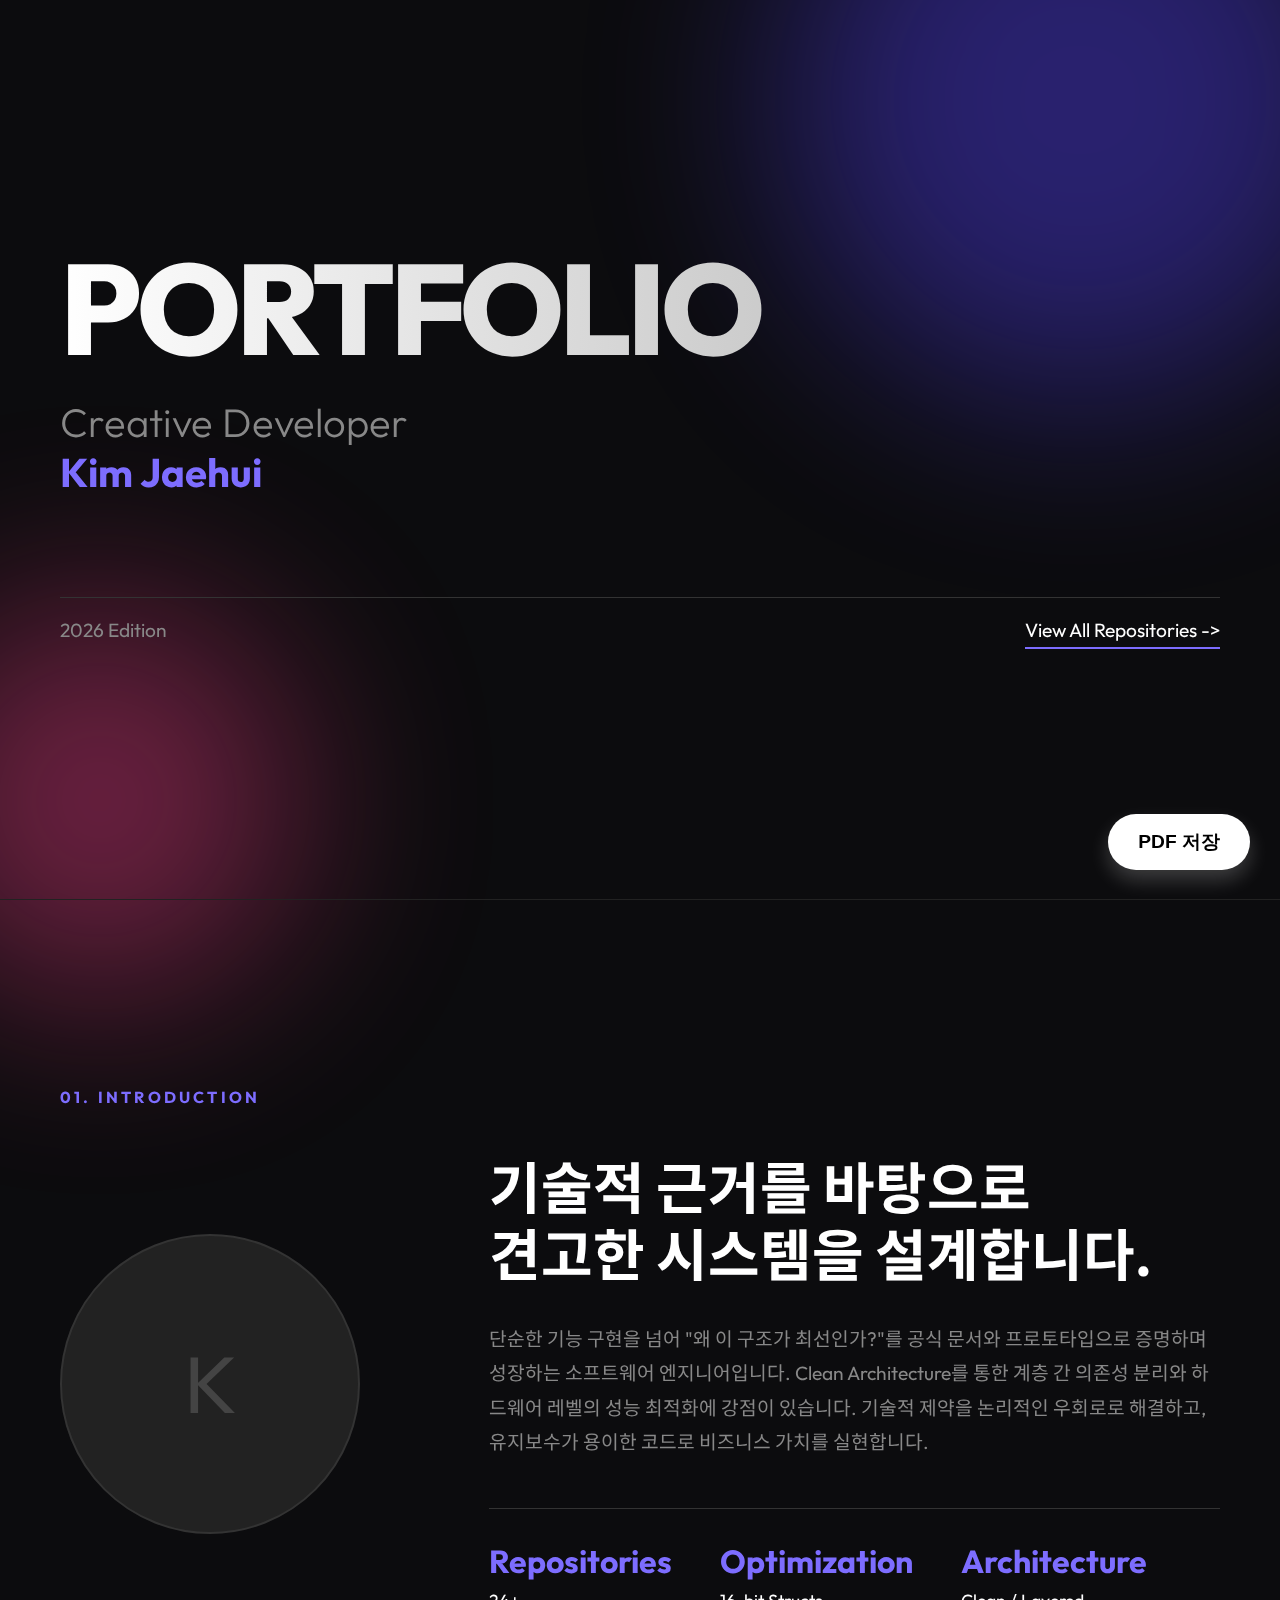
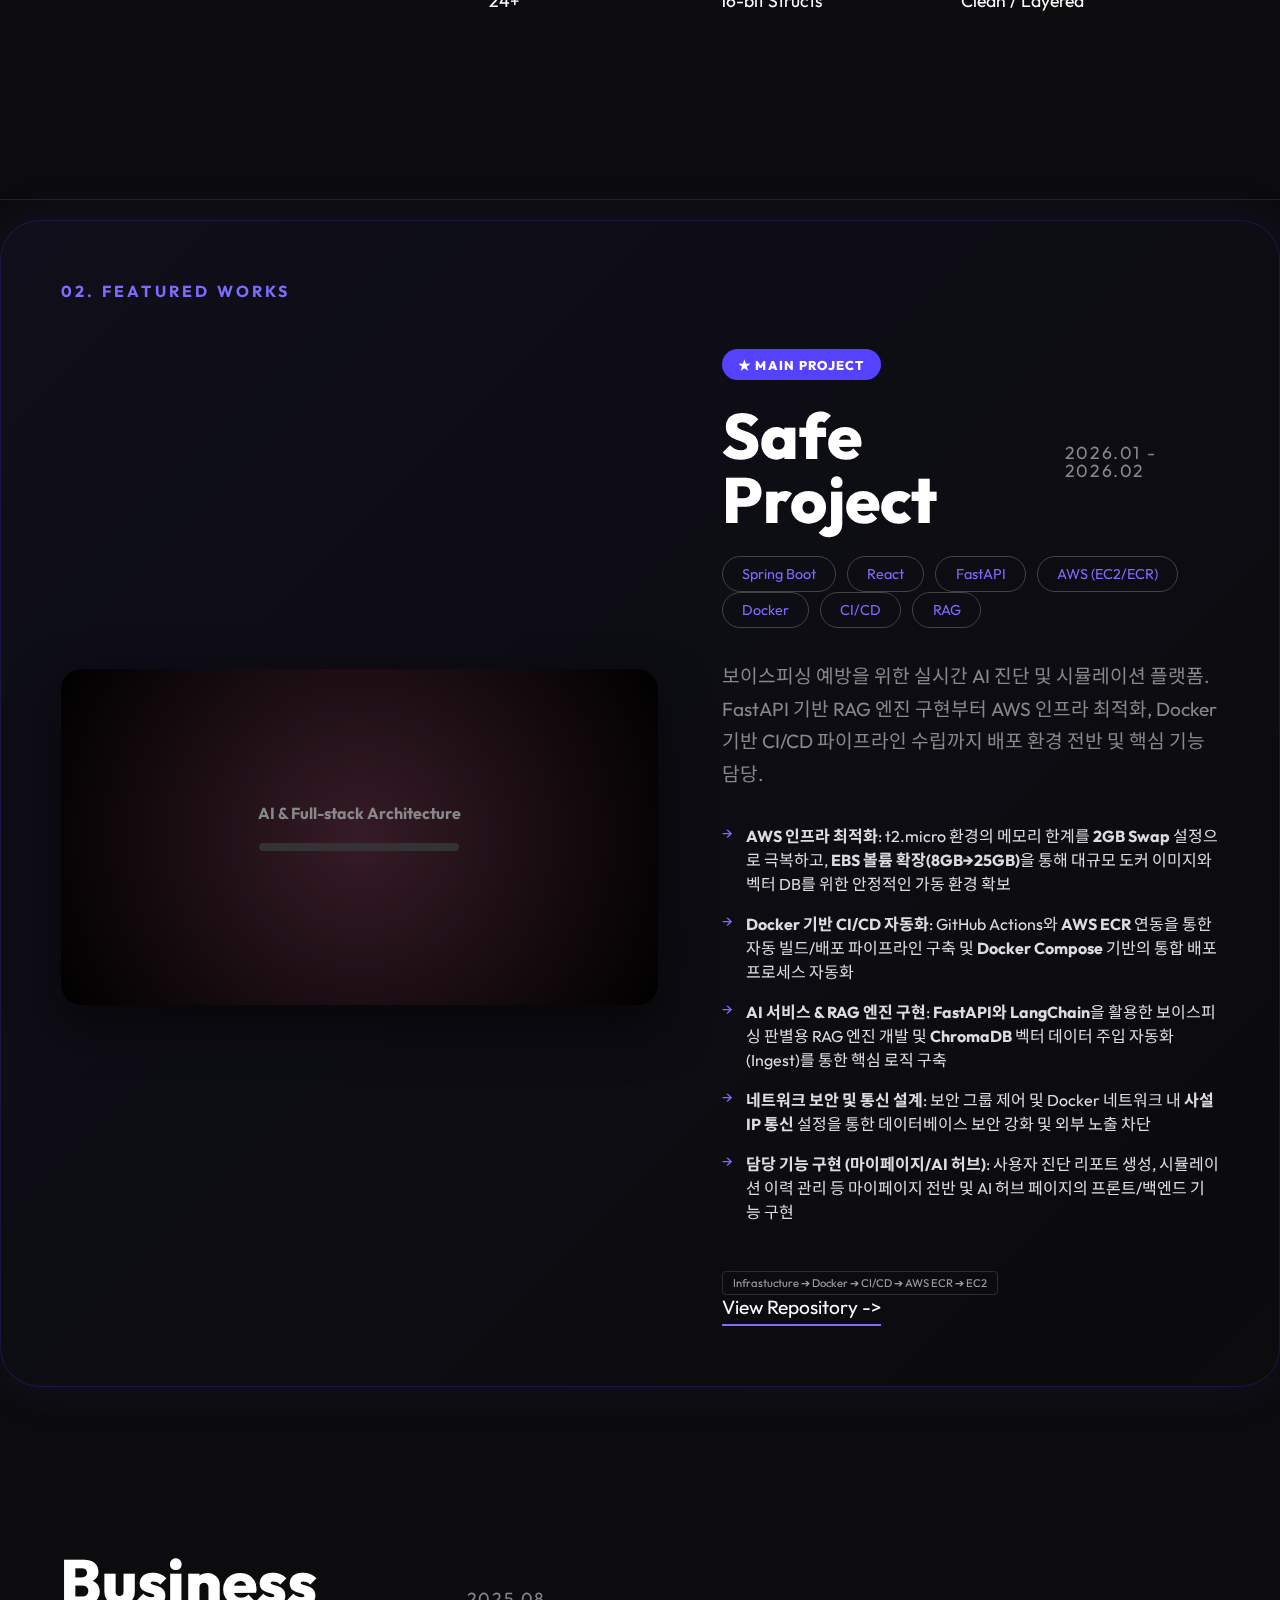
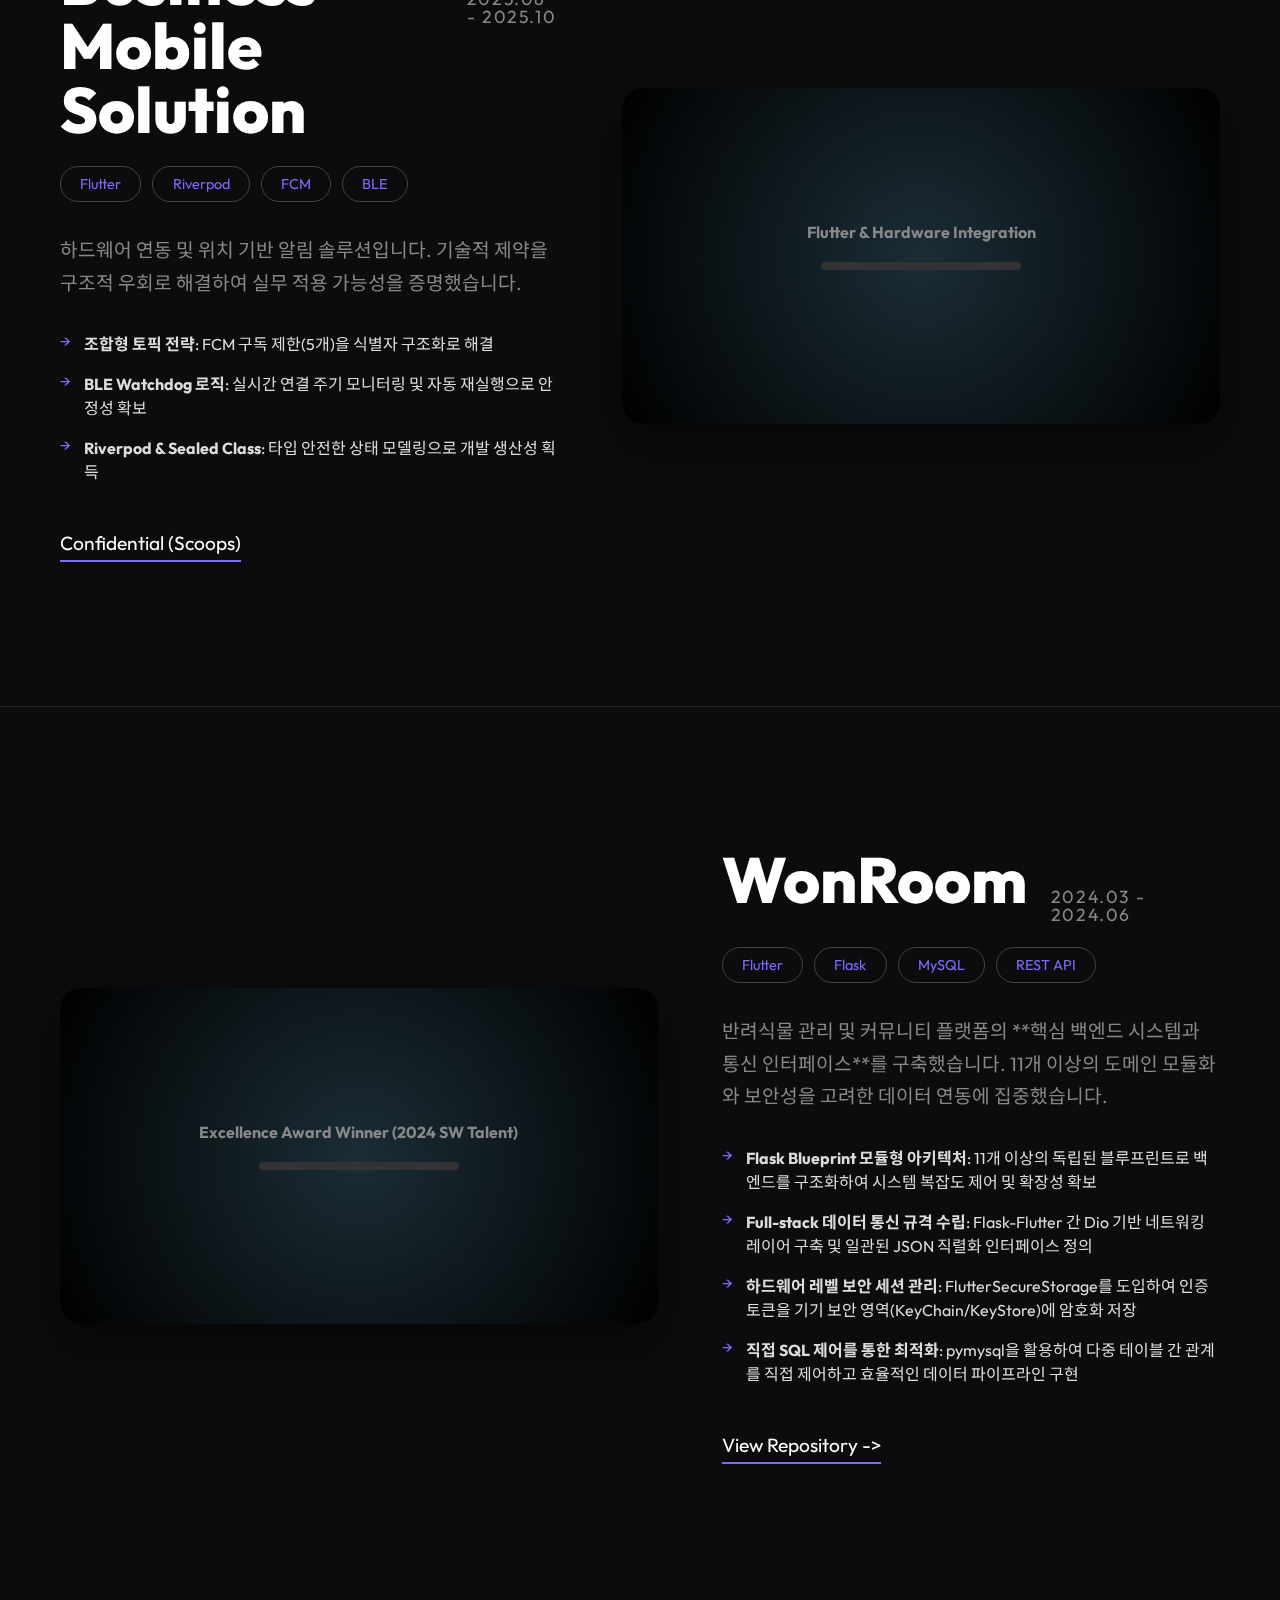
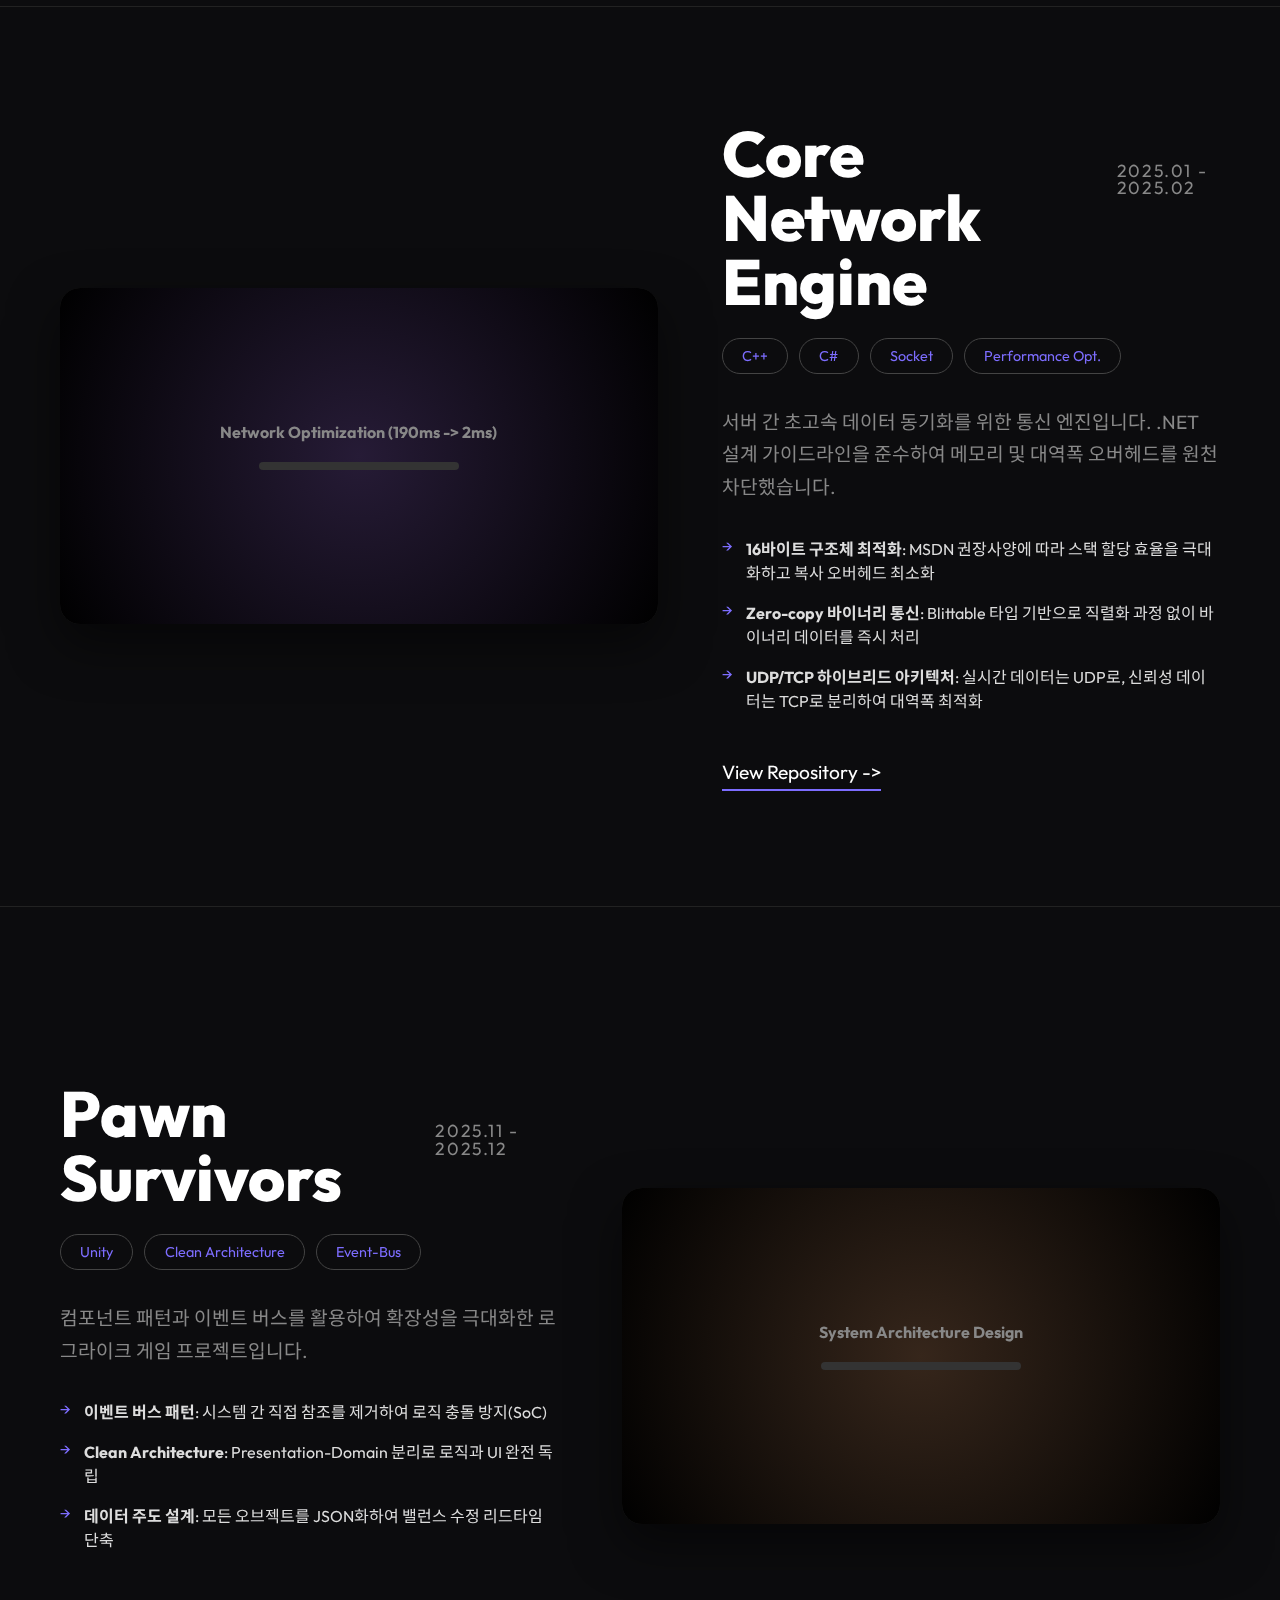
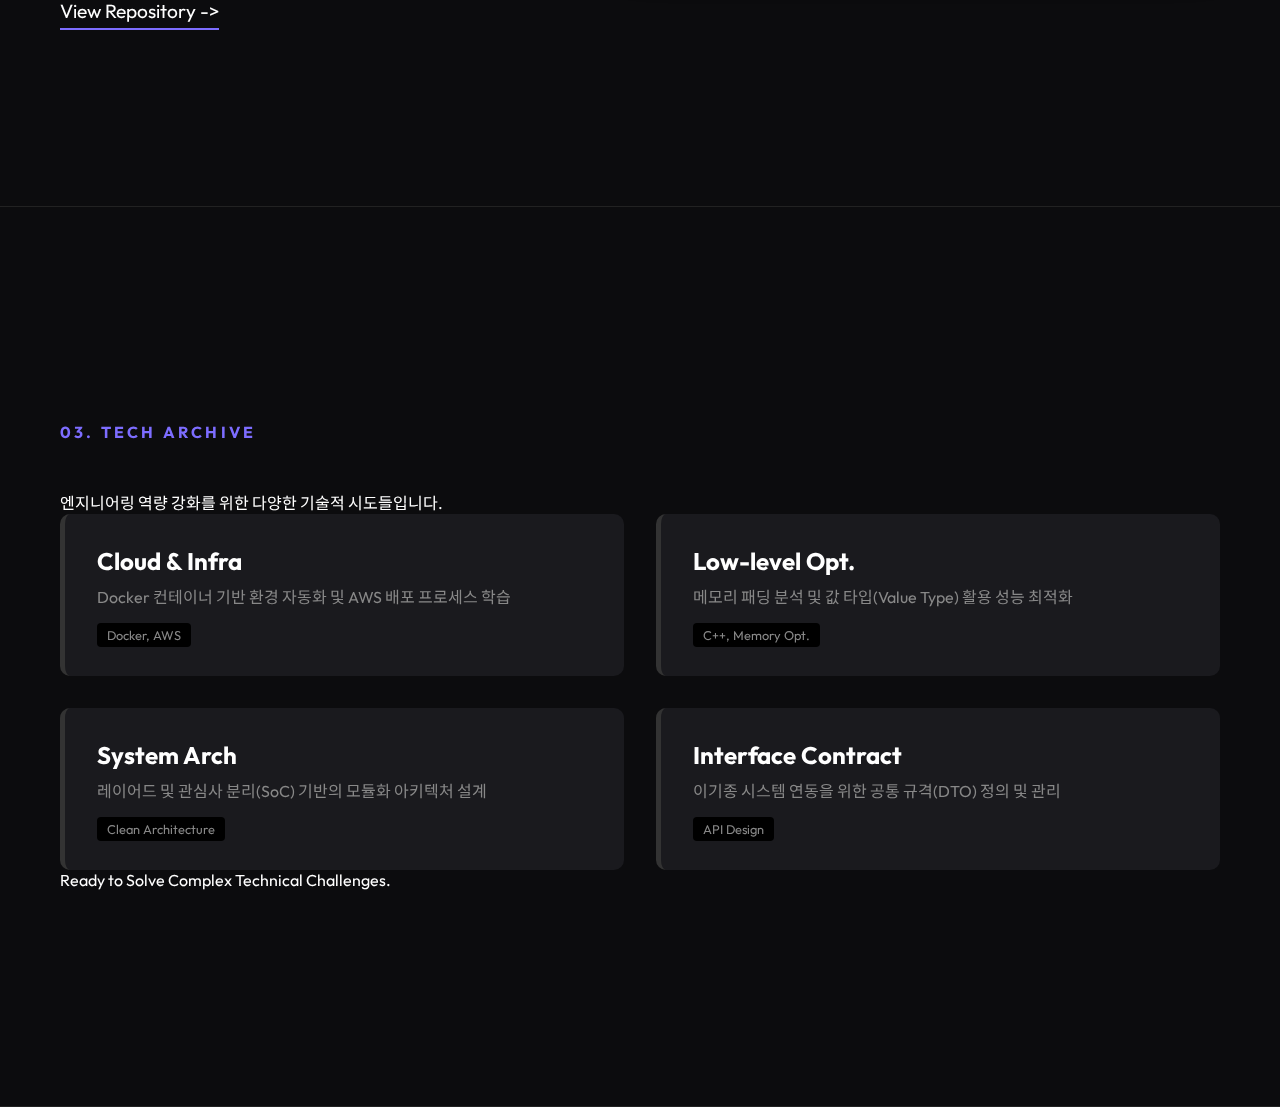
<file: index.html>
<!DOCTYPE html>
<html lang="ko">

<head>
    <meta charset="UTF-8">
    <meta name="viewport" content="width=device-width, initial-scale=1.0">
    <title>kimjaehui02 - Portfolio Exhibition</title>
    <link rel="preconnect" href="https://fonts.googleapis.com">
    <link rel="preconnect" href="https://fonts.gstatic.com" crossorigin>
    <link
        href="https://fonts.googleapis.com/css2?family=Outfit:wght@300;500;800&family=Noto+Sans+KR:wght@300;500;700&display=swap"
        rel="stylesheet">
    <style>
        :root {
            --bg-color: #0c0c0e;
            --text-main: #ffffff;
            --text-muted: #888888;
            --accent-color: #5542ff;
            --accent-light: #7d6dff;
            --card-bg: #1a1a1e;
            --page-padding: 60px;
            --max-width: 1400px;
        }

        * {
            box-sizing: border-box;
            margin: 0;
            padding: 0;
        }

        body {
            background-color: var(--bg-color);
            color: var(--text-main);
            font-family: 'Outfit', 'Noto Sans KR', sans-serif;
            -webkit-font-smoothing: antialiased;
        }

        .bg-shape {
            position: fixed;
            border-radius: 50%;
            filter: blur(100px);
            z-index: -1;
            opacity: 0.4;
        }

        .shape-1 {
            width: 600px;
            height: 600px;
            background: var(--accent-color);
            top: -200px;
            right: -100px;
        }

        .shape-2 {
            width: 400px;
            height: 400px;
            background: #ff428e;
            bottom: -100px;
            left: -100px;
        }

        .page {
            min-height: 100vh;
            height: auto;
            width: 100%;
            display: flex;
            flex-direction: column;
            justify-content: center;
            position: relative;
            padding: var(--page-padding);
            border-bottom: 1px solid #222;
        }

        .content-wrapper {
            max-width: var(--max-width);
            width: 100%;
            margin: 0 auto;
        }

        /* 1. Cover Page */
        .cover-page {
            text-align: left;
        }

        .main-title {
            font-size: 8rem;
            font-weight: 800;
            line-height: 0.9;
            letter-spacing: -0.04em;
            margin-bottom: 2rem;
            background: linear-gradient(to right, #fff, #aaa);
            -webkit-background-clip: text;
            background-clip: text;
            -webkit-text-fill-color: transparent;
        }

        .sub-title {
            font-size: 2.5rem;
            font-weight: 300;
            color: var(--text-muted);
        }

        .sub-title .highlight {
            color: var(--accent-light);
            font-weight: 700;
        }

        .cover-footer {
            margin-top: 100px;
            font-size: 1.2rem;
            color: var(--text-muted);
            border-top: 1px solid #333;
            padding-top: 20px;
            display: flex;
            justify-content: space-between;
        }

        /* 2. Intro Page */
        .intro-grid {
            display: grid;
            grid-template-columns: 1fr 2fr;
            gap: 4rem;
            align-items: center;
        }

        .section-label {
            font-size: 1rem;
            color: var(--accent-light);
            margin-bottom: 3rem;
            letter-spacing: 0.2em;
            font-weight: 700;
        }

        .avatar-placeholder {
            width: 300px;
            height: 300px;
            background: #222;
            border-radius: 50%;
            display: flex;
            align-items: center;
            justify-content: center;
            font-size: 5rem;
            color: #444;
            border: 2px solid #333;
        }

        .intro-text h2 {
            font-size: 3.5rem;
            margin-bottom: 2rem;
            line-height: 1.2;
        }

        .intro-text p {
            font-size: 1.2rem;
            color: var(--text-muted);
            margin-bottom: 3rem;
            line-height: 1.8;
        }

        .stats-list {
            list-style: none;
            display: flex;
            gap: 3rem;
            border-top: 1px solid #333;
            padding-top: 2rem;
        }

        .stats-list li {
            font-size: 1.1rem;
            color: var(--text-main);
        }

        .stats-list strong {
            display: block;
            font-size: 2rem;
            color: var(--accent-light);
            margin-bottom: 0.5rem;
        }

        /* 3. Project Page */
        .project-layout {
            display: grid;
            grid-template-columns: 1.2fr 1fr;
            gap: 4rem;
            align-items: center;
        }

        .project-layout.reverse {
            grid-template-columns: 1fr 1.2fr;
        }

        .project-visual {
            width: 100%;
            aspect-ratio: 16/9;
            background: #222;
            border-radius: 20px;
            overflow: hidden;
            position: relative;
            box-shadow: 0 20px 50px rgba(0, 0, 0, 0.5);
        }

        .mockup-screen {
            width: 100%;
            height: 100%;
            display: flex;
            align-items: center;
            justify-content: center;
        }

        .mockup-screen.ai-theme {
            background: radial-gradient(circle at center, #361b26, #000);
        }

        .mockup-screen.flutter-theme {
            background: radial-gradient(circle at center, #1b2d36, #000);
        }

        .mockup-screen.optimization-theme {
            background: radial-gradient(circle at center, #261b36, #000);
        }

        .mockup-screen.arch-theme {
            background: radial-gradient(circle at center, #36261b, #000);
        }

        .screen-content {
            text-align: center;
            color: #888;
            font-weight: 700;
        }

        .project-title {
            font-size: 4rem;
            font-weight: 800;
            margin-bottom: 1.5rem;
            line-height: 1;
            display: flex;
            align-items: baseline;
            gap: 1.5rem;
        }

        .project-date {
            font-size: 1.1rem;
            font-weight: 400;
            color: var(--text-muted);
            letter-spacing: 0.1rem;
        }

        .tags {
            margin-bottom: 2rem;
        }

        .badge {
            display: inline-block;
            padding: 0.5rem 1.2rem;
            border: 1px solid #444;
            border-radius: 50px;
            margin-right: 0.5rem;
            font-size: 0.9rem;
            color: var(--accent-light);
        }

        .project-desc {
            font-size: 1.2rem;
            line-height: 1.7;
            color: var(--text-muted);
            margin-bottom: 2rem;
        }

        .key-features {
            list-style: none;
            margin-bottom: 3rem;
        }

        .key-features li {
            margin-bottom: 1rem;
            padding-left: 1.5rem;
            position: relative;
            color: #ddd;
        }

        .key-features li::before {
            content: '→';
            position: absolute;
            left: 0;
            color: var(--accent-light);
        }

        .repo-link {
            display: inline-block;
            font-size: 1.2rem;
            color: #fff;
            text-decoration: none;
            border-bottom: 2px solid var(--accent-light);
            padding-bottom: 5px;
            transition: all 0.3s;
        }

        .repo-link:hover {
            color: var(--accent-light);
            transform: translateX(10px);
        }

        /* Graph/Mockups */
        .ai-node-mock,
        .mobile-ui-mock,
        .performance-graph-mock,
        .arch-diag-mock {
            width: 200px;
            height: 8px;
            background: #333;
            margin: 20px auto;
            border-radius: 4px;
        }

        /* 4. Archive Page */
        .archive-grid {
            display: grid;
            grid-template-columns: repeat(2, 1fr);
            gap: 2rem;
        }

        .archive-item {
            background: var(--card-bg);
            padding: 2rem;
            border-radius: 10px;
            border-left: 5px solid #333;
            transition: 0.3s;
        }

        .archive-item:hover {
            background: #25252a;
            border-left-color: var(--accent-light);
        }

        .archive-item h4 {
            font-size: 1.5rem;
            margin-bottom: 0.5rem;
        }

        .archive-item p {
            color: var(--text-muted);
            margin-bottom: 1rem;
        }

        .mini-tag {
            font-size: 0.8rem;
            background: #000;
            padding: 4px 10px;
            border-radius: 4px;
            color: #888;
        }

        .floater-btn {
            position: fixed;
            bottom: 30px;
            right: 30px;
            padding: 15px 30px;
            background: var(--text-main);
            color: #000;
            font-weight: 800;
            border: none;
            border-radius: 50px;
            font-size: 1.2rem;
            cursor: pointer;
            box-shadow: 0 10px 20px rgba(255, 255, 255, 0.2);
            z-index: 100;
        }

        /* PRINT OPTIMIZATION */
        @media print {
            @page {
                size: A4;
                margin: 0;
            }

            body {
                -webkit-print-color-adjust: exact;
                print-color-adjust: exact;
                background-color: var(--bg-color) !important;
            }

            .page {
                height: 100vh;
                break-after: always;
                page-break-after: always;
                padding: 40px;
            }

            .page:last-child {
                break-after: auto;
            }

            .floater-btn {
                display: none !important;
            }

            .bg-shape {
                display: none !important;
            }

            .project-title {
                -webkit-text-fill-color: #000 !important;
                color: #000 !important;
            }
        }

        /* 5. Contact Info Card (Dynamic) */
        .contact-info {
            position: fixed;
            top: 30px;
            right: 30px;
            z-index: 101;
        }

        .contact-card {
            background: rgba(255, 255, 255, 0.1);
            backdrop-filter: blur(10px);
            padding: 1rem 1.5rem;
            border-radius: 12px;
            border: 1px solid rgba(255, 255, 255, 0.2);
            display: flex;
            flex-direction: column;
            gap: 0.5rem;
            font-size: 0.9rem;
            color: #fff;
            box-shadow: 0 10px 30px rgba(0, 0, 0, 0.5);
            animation: slideIn 0.5s ease-out;
        }

        @keyframes slideIn {
            from {
                transform: translateX(50px);
                opacity: 0;
            }

            to {
                transform: translateX(0);
                opacity: 1;
            }
        }

        /* FEATURED PROJECT ACCENT */
        .featured-project {
            position: relative;
            background: linear-gradient(135deg, rgba(85, 66, 255, 0.05), rgba(0, 0, 0, 0));
            border: 1px solid rgba(85, 66, 255, 0.2);
            border-radius: 40px;
            margin: 20px 0;
            box-shadow: 0 0 50px rgba(85, 66, 255, 0.1);
        }

        .featured-badge {
            display: inline-flex;
            align-items: center;
            gap: 8px;
            background: var(--accent-color);
            color: #fff;
            padding: 6px 16px;
            border-radius: 50px;
            font-size: 0.8rem;
            font-weight: 800;
            letter-spacing: 0.1em;
            margin-bottom: 1.5rem;
            text-transform: uppercase;
        }

        .featured-badge i {
            font-style: normal;
        }

        .tech-flow-visual {
            display: flex;
            gap: 15px;
            margin-top: 30px;
            opacity: 0.6;
        }

        .tech-flow-item {
            font-size: 0.7rem;
            padding: 4px 10px;
            border: 1px solid #444;
            border-radius: 4px;
        }
    </style>
</head>

<body>
    <!-- 배경 그래픽 (모든 페이지 공통) -->
    <div class="bg-shape shape-1"></div>
    <div class="bg-shape shape-2"></div>

    <!-- 1. 표지 (Cover) -->
    <section class="page cover-page">
        <div class="content-wrapper">
            <h1 class="main-title">PORTFOLIO</h1>
            <h2 class="sub-title">Creative Developer <br> <span class="highlight">Kim Jaehui</span></h2>
            <div class="cover-footer">
                <p>2026 Edition</p>
                <a href="https://github.com/kimjaehui02?tab=repositories" class="repo-link">View All Repositories -></a>
            </div>
        </div>
        <button onclick="window.print()" class="floater-btn">PDF 저장</button>
    </section>

    <!-- 2. 소개 (Intro) -->
    <section class="page intro-page">
        <div class="content-wrapper">
            <h3 class="section-label">01. INTRODUCTION</h3>
            <div class="intro-grid">
                <div class="profile-box">
                    <div class="avatar-placeholder">K</div>
                </div>
                <div class="intro-text">
                    <h2>기술적 근거를 바탕으로 <br>견고한 시스템을 설계합니다.</h2>
                    <p>
                        단순한 기능 구현을 넘어 "왜 이 구조가 최선인가?"를 공식 문서와 프로토타입으로 증명하며 성장하는 소프트웨어 엔지니어입니다.
                        Clean Architecture를 통한 계층 간 의존성 분리와 하드웨어 레벨의 성능 최적화에 강점이 있습니다.
                        기술적 제약을 논리적인 우회로로 해결하고, 유지보수가 용이한 코드로 비즈니스 가치를 실현합니다.
                    </p>
                    <ul class="stats-list">
                        <li><strong>Repositories</strong> 24+</li>
                        <li><strong>Optimization</strong> 16-bit Structs</li>
                        <li><strong>Architecture</strong> Clean / Layered</li>
                    </ul>
                </div>
            </div>
        </div>
    </section>

    <!-- 3. 주요 프로젝트 쇼케이스 (Showcase) -->

    <!-- Project 1: Safe Project (Main) -->
    <section class="page project-page featured-project">
        <div class="content-wrapper">
            <h3 class="section-label">02. FEATURED WORKS</h3>
            <div class="project-layout">
                <div class="project-visual">
                    <div class="mockup-screen ai-theme">
                        <div class="screen-content">
                            <span>AI & Full-stack Architecture</span>
                            <div class="ai-node-mock"></div>
                        </div>
                    </div>
                </div>
                <div class="project-info">
                    <div class="featured-badge">★ MAIN PROJECT</div>
                    <h1 class="project-title">Safe Project <span class="project-date">2026.01 - 2026.02</span></h1>
                    <div class="tags">
                        <span class="badge">Spring Boot</span>
                        <span class="badge">React</span>
                        <span class="badge">FastAPI</span>
                        <span class="badge">AWS (EC2/ECR)</span>
                        <span class="badge">Docker</span>
                        <span class="badge">CI/CD</span>
                        <span class="badge">RAG</span>
                    </div>
                    <p class="project-desc">
                        보이스피싱 예방을 위한 실시간 AI 진단 및 시뮬레이션 플랫폼. FastAPI 기반 RAG 엔진 구현부터 AWS 인프라 최적화, Docker 기반 CI/CD 파이프라인
                        수립까지 배포 환경 전반 및 핵심 기능 담당.
                    </p>
                    <ul class="key-features">
                        <li><strong>AWS 인프라 최적화</strong>: t2.micro 환경의 메모리 한계를 <strong>2GB Swap</strong> 설정으로 극복하고,
                            <strong>EBS 볼륨 확장(8GB→25GB)</strong>을 통해 대규모 도커 이미지와 벡터 DB를 위한 안정적인 가동 환경 확보
                        </li>
                        <li><strong>Docker 기반 CI/CD 자동화</strong>: GitHub Actions와 <strong>AWS ECR</strong> 연동을 통한 자동
                            빌드/배포 파이프라인 구축 및 <strong>Docker Compose</strong> 기반의 통합 배포 프로세스 자동화</li>
                        <li><strong>AI 서비스 & RAG 엔진 구현</strong>: <strong>FastAPI와 LangChain</strong>을 활용한 보이스피싱 판별용 RAG
                            엔진 개발 및 <strong>ChromaDB</strong> 벡터 데이터 주입 자동화(Ingest)를 통한 핵심 로직 구축</li>
                        <li><strong>네트워크 보안 및 통신 설계</strong>: 보안 그룹 제어 및 Docker 네트워크 내 <strong>사설 IP 통신</strong> 설정을 통한
                            데이터베이스 보안 강화 및 외부 노출 차단</li>
                        <li><strong>담당 기능 구현 (마이페이지/AI 허브)</strong>: 사용자 진단 리포트 생성, 시뮬레이션 이력 관리 등 마이페이지 전반 및 AI 허브 페이지의
                            프론트/백엔드 기능 구현</li>
                    </ul>
                    <div class="tech-flow-visual">
                        <span class="tech-flow-item">Infrastucture ➔ Docker ➔ CI/CD ➔ AWS ECR ➔ EC2</span>
                    </div>
                    <a href="https://github.com/mmmina1/safe-project/tree/develop" class="repo-link">View Repository
                        -></a>
                </div>
            </div>
        </div>
    </section>

    <!-- Project 2: Mobile Business Solution (Flutter/BLE) -->
    <section class="page project-page">
        <div class="content-wrapper">
            <div class="project-layout reverse">
                <div class="project-info">
                    <h1 class="project-title">Business Mobile Solution <span class="project-date">2025.08 -
                            2025.10</span></h1>
                    <div class="tags">
                        <span class="badge">Flutter</span>
                        <span class="badge">Riverpod</span>
                        <span class="badge">FCM</span>
                        <span class="badge">BLE</span>
                    </div>
                    <p class="project-desc">
                        하드웨어 연동 및 위치 기반 알림 솔루션입니다. 기술적 제약을 구조적 우회로 해결하여 실무 적용 가능성을 증명했습니다.
                    </p>
                    <ul class="key-features">
                        <li><strong>조합형 토픽 전략</strong>: FCM 구독 제한(5개)을 식별자 구조화로 해결</li>
                        <li><strong>BLE Watchdog 로직</strong>: 실시간 연결 주기 모니터링 및 자동 재실행으로 안정성 확보</li>
                        <li><strong>Riverpod & Sealed Class</strong>: 타입 안전한 상태 모델링으로 개발 생산성 획득</li>
                    </ul>
                    <span class="repo-link">Confidential (Scoops)</span>
                </div>
                <div class="project-visual">
                    <div class="mockup-screen flutter-theme">
                        <div class="screen-content">
                            <span>Flutter & Hardware Integration</span>
                            <div class="mobile-ui-mock"></div>
                        </div>
                    </div>
                </div>
            </div>
        </div>
    </section>

    <!-- Project 3: WonRoom (Botanical Management) -->
    <section class="page project-page">
        <div class="content-wrapper">
            <div class="project-layout">
                <div class="project-visual">
                    <div class="mockup-screen flutter-theme">
                        <div class="screen-content">
                            <span>Excellence Award Winner (2024 SW Talent)</span>
                            <div class="mobile-ui-mock"></div>
                        </div>
                    </div>
                </div>
                <div class="project-info">
                    <h1 class="project-title">WonRoom <span class="project-date">2024.03 - 2024.06</span></h1>
                    <div class="tags">
                        <span class="badge">Flutter</span>
                        <span class="badge">Flask</span>
                        <span class="badge">MySQL</span>
                        <span class="badge">REST API</span>
                    </div>
                    <p class="project-desc">
                        반려식물 관리 및 커뮤니티 플랫폼의 **핵심 백엔드 시스템과 통신 인터페이스**를 구축했습니다. 11개 이상의 도메인 모듈화와 보안성을 고려한 데이터 연동에 집중했습니다.
                    </p>
                    <ul class="key-features">
                        <li><strong>Flask Blueprint 모듈형 아키텍처</strong>: 11개 이상의 독립된 블루프린트로 백엔드를 구조화하여 시스템 복잡도 제어 및 확장성 확보
                        </li>
                        <li><strong>Full-stack 데이터 통신 규격 수립</strong>: Flask-Flutter 간 Dio 기반 네트워킹 레이어 구축 및 일관된 JSON 직렬화
                            인터페이스 정의</li>
                        <li><strong>하드웨어 레벨 보안 세션 관리</strong>: FlutterSecureStorage를 도입하여 인증 토큰을 기기 보안
                            영역(KeyChain/KeyStore)에 암호화 저장</li>
                        <li><strong>직접 SQL 제어를 통한 최적화</strong>: pymysql을 활용하여 다중 테이블 간 관계를 직접 제어하고 효율적인 데이터 파이프라인 구현
                        </li>
                    </ul>
                    <a href="https://github.com/kimjaehui02/WonRoom" class="repo-link">View Repository -></a>
                </div>
            </div>
        </div>
    </section>

    <!-- Project 4: TurnBasedBattler (Optimization) -->
    <section class="page project-page">
        <div class="content-wrapper">
            <div class="project-layout">
                <div class="project-visual">
                    <div class="mockup-screen optimization-theme">
                        <div class="screen-content">
                            <span>Network Optimization (190ms -> 2ms)</span>
                            <div class="performance-graph-mock"></div>
                        </div>
                    </div>
                </div>
                <div class="project-info">
                    <h1 class="project-title">Core Network Engine <span class="project-date">2025.01 - 2025.02</span>
                    </h1>
                    <div class="tags">
                        <span class="badge">C++</span>
                        <span class="badge">C#</span>
                        <span class="badge">Socket</span>
                        <span class="badge">Performance Opt.</span>
                    </div>
                    <p class="project-desc">
                        서버 간 초고속 데이터 동기화를 위한 통신 엔진입니다. .NET 설계 가이드라인을 준수하여 메모리 및 대역폭 오버헤드를 원천 차단했습니다.
                    </p>
                    <ul class="key-features">
                        <li><strong>16바이트 구조체 최적화</strong>: MSDN 권장사양에 따라 스택 할당 효율을 극대화하고 복사 오버헤드 최소화</li>
                        <li><strong>Zero-copy 바이너리 통신</strong>: Blittable 타입 기반으로 직렬화 과정 없이 바이너리 데이터를 즉시 처리</li>
                        <li><strong>UDP/TCP 하이브리드 아키텍처</strong>: 실시간 데이터는 UDP로, 신뢰성 데이터는 TCP로 분리하여 대역폭 최적화</li>
                    </ul>
                    <a href="https://github.com/kimjaehui02/TurnBasedBattler" class="repo-link">View Repository -></a>
                </div>
            </div>
        </div>
    </section>

    <!-- Project 5: PawnSurvivors (Architecture) -->
    <section class="page project-page">
        <div class="content-wrapper">
            <div class="project-layout reverse">
                <div class="project-info">
                    <h1 class="project-title">Pawn Survivors <span class="project-date">2025.11 - 2025.12</span></h1>
                    <div class="tags">
                        <span class="badge">Unity</span>
                        <span class="badge">Clean Architecture</span>
                        <span class="badge">Event-Bus</span>
                    </div>
                    <p class="project-desc">
                        컴포넌트 패턴과 이벤트 버스를 활용하여 확장성을 극대화한 로그라이크 게임 프로젝트입니다.
                    </p>
                    <ul class="key-features">
                        <li><strong>이벤트 버스 패턴</strong>: 시스템 간 직접 참조를 제거하여 로직 충돌 방지(SoC)</li>
                        <li><strong>Clean Architecture</strong>: Presentation-Domain 분리로 로직과 UI 완전 독립</li>
                        <li><strong>데이터 주도 설계</strong>: 모든 오브젝트를 JSON화하여 밸런스 수정 리드타임 단축</li>
                    </ul>
                    <a href="https://github.com/kimjaehui02/PawnSurvivors/tree/feature/scene-separation"
                        class="repo-link">View Repository -></a>
                </div>
                <div class="project-visual">
                    <div class="mockup-screen arch-theme">
                        <div class="screen-content">
                            <span>System Architecture Design</span>
                            <div class="arch-diag-mock"></div>
                        </div>
                    </div>
                </div>
            </div>
        </div>
    </section>

    <!-- 기타 프로젝트 목록 (Archive) -->
    <section class="page archive-page">
        <div class="content-wrapper">
            <h3 class="section-label">03. TECH ARCHIVE</h3>
            <p class="archive-desc">엔지니어링 역량 강화를 위한 다양한 기술적 시도들입니다.</p>

            <div class="archive-grid">
                <div class="archive-item">
                    <h4>Cloud & Infra</h4>
                    <p>Docker 컨테이너 기반 환경 자동화 및 AWS 배포 프로세스 학습</p>
                    <span class="mini-tag">Docker, AWS</span>
                </div>
                <div class="archive-item">
                    <h4>Low-level Opt.</h4>
                    <p>메모리 패딩 분석 및 값 타입(Value Type) 활용 성능 최적화</p>
                    <span class="mini-tag">C++, Memory Opt.</span>
                </div>
                <div class="archive-item">
                    <h4>System Arch</h4>
                    <p>레이어드 및 관심사 분리(SoC) 기반의 모듈화 아키텍처 설계</p>
                    <span class="mini-tag">Clean Architecture</span>
                </div>
                <div class="archive-item">
                    <h4>Interface Contract</h4>
                    <p>이기종 시스템 연동을 위한 공통 규격(DTO) 정의 및 관리</p>
                    <span class="mini-tag">API Design</span>
                </div>
            </div>
        </div>
        <div class="page-footer">
            <p>Ready to Solve Complex Technical Challenges.</p>
        </div>
    </section>

    <div id="contact-info" class="contact-info"></div>
    <script>
        document.addEventListener('DOMContentLoaded', () => {
            // Add staggered animation to cards
            const cards = document.querySelectorAll('.card');
            cards.forEach((card, index) => {
                card.style.opacity = '0';
                card.style.transform = 'translateY(20px)';
                setTimeout(() => {
                    card.style.transition = 'opacity 0.5s ease, transform 0.5s ease';
                    card.style.opacity = '1';
                    card.style.transform = 'translateY(0)';
                }, index * 100);
            });
        });

        // URL 파라미터에서 contact 정보를 읽어와 표시 (보안 및 PDF용)
        const params = new URLSearchParams(window.location.search);
        const email = params.get('email');
        const phone = params.get('phone');
        if (email || phone) {
            const container = document.getElementById('contact-info');
            container.innerHTML = `
                <div class="contact-card">
                    ${email ? `<span>Email: ${email}</span>` : ''}
                    ${phone ? `<span>Phone: ${phone}</span>` : ''}
                </div>
            `;
        }
    </script>
</body>

</html>
</file>
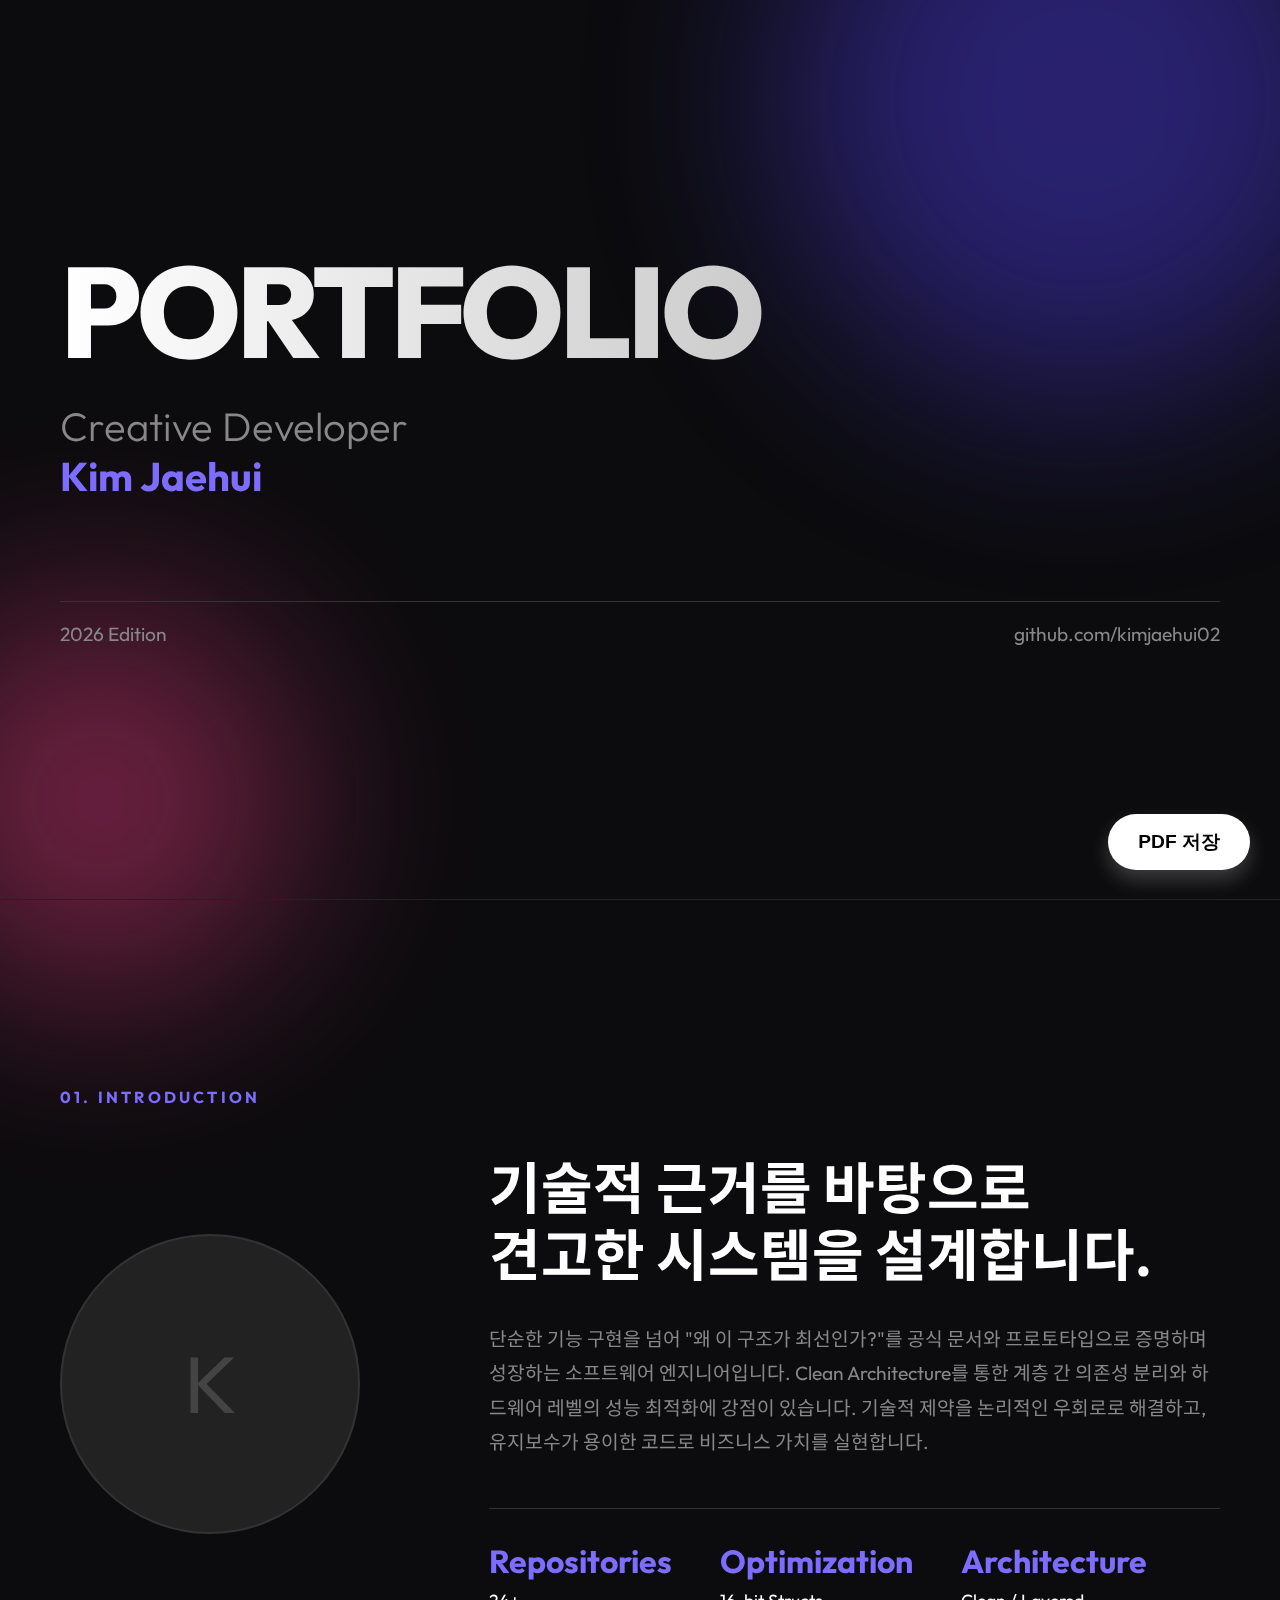
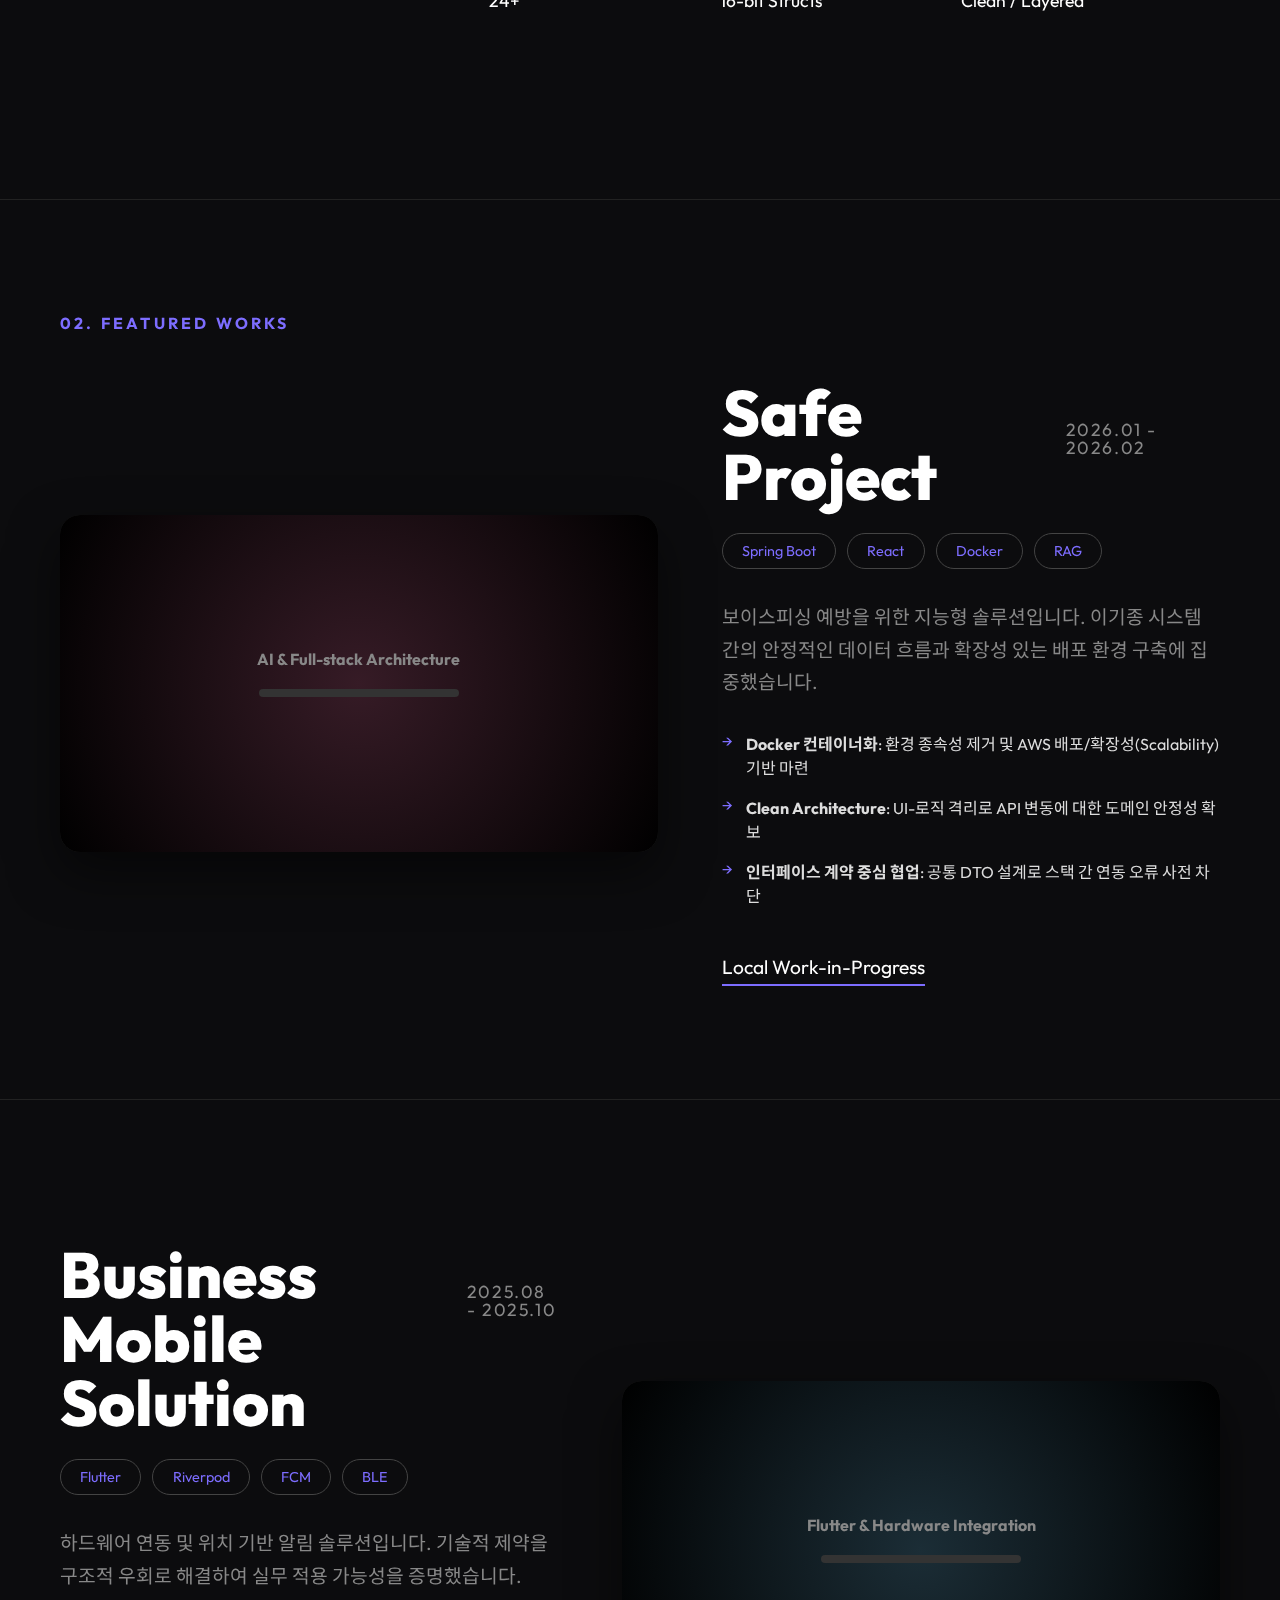
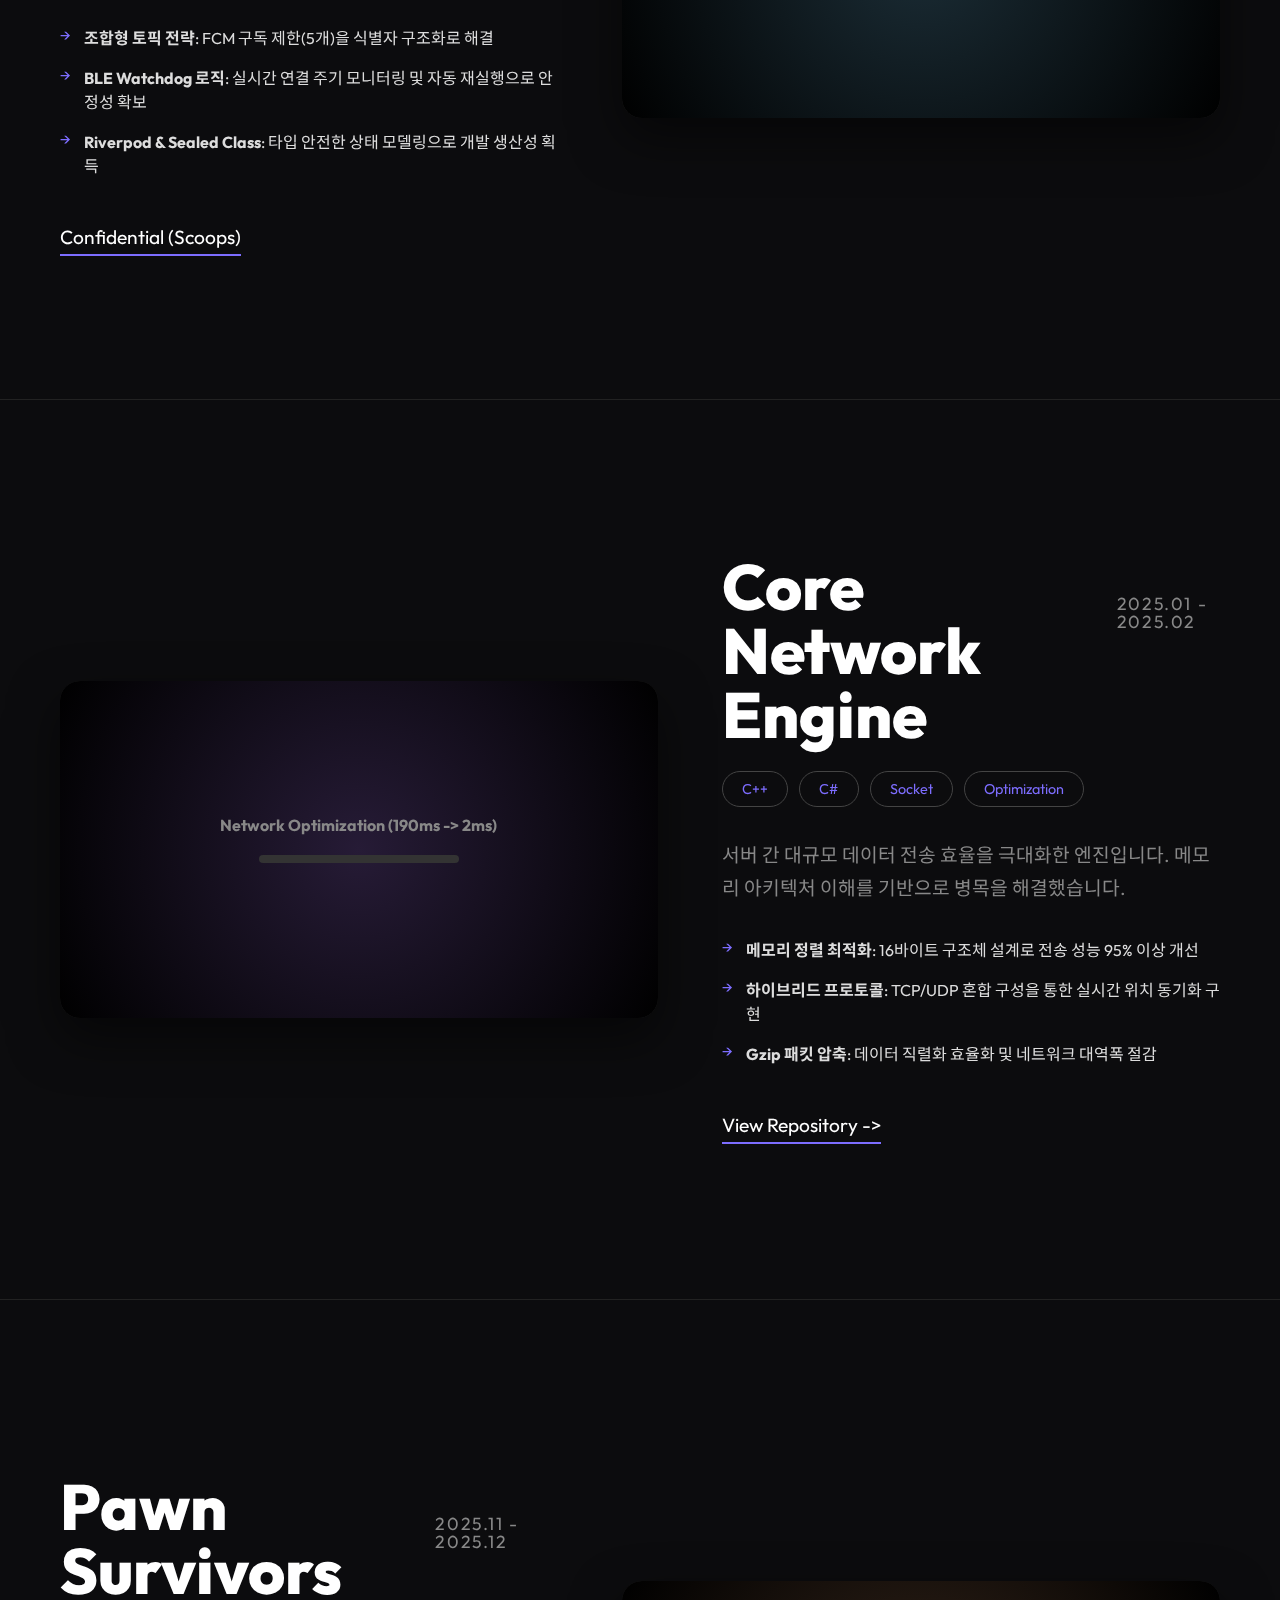
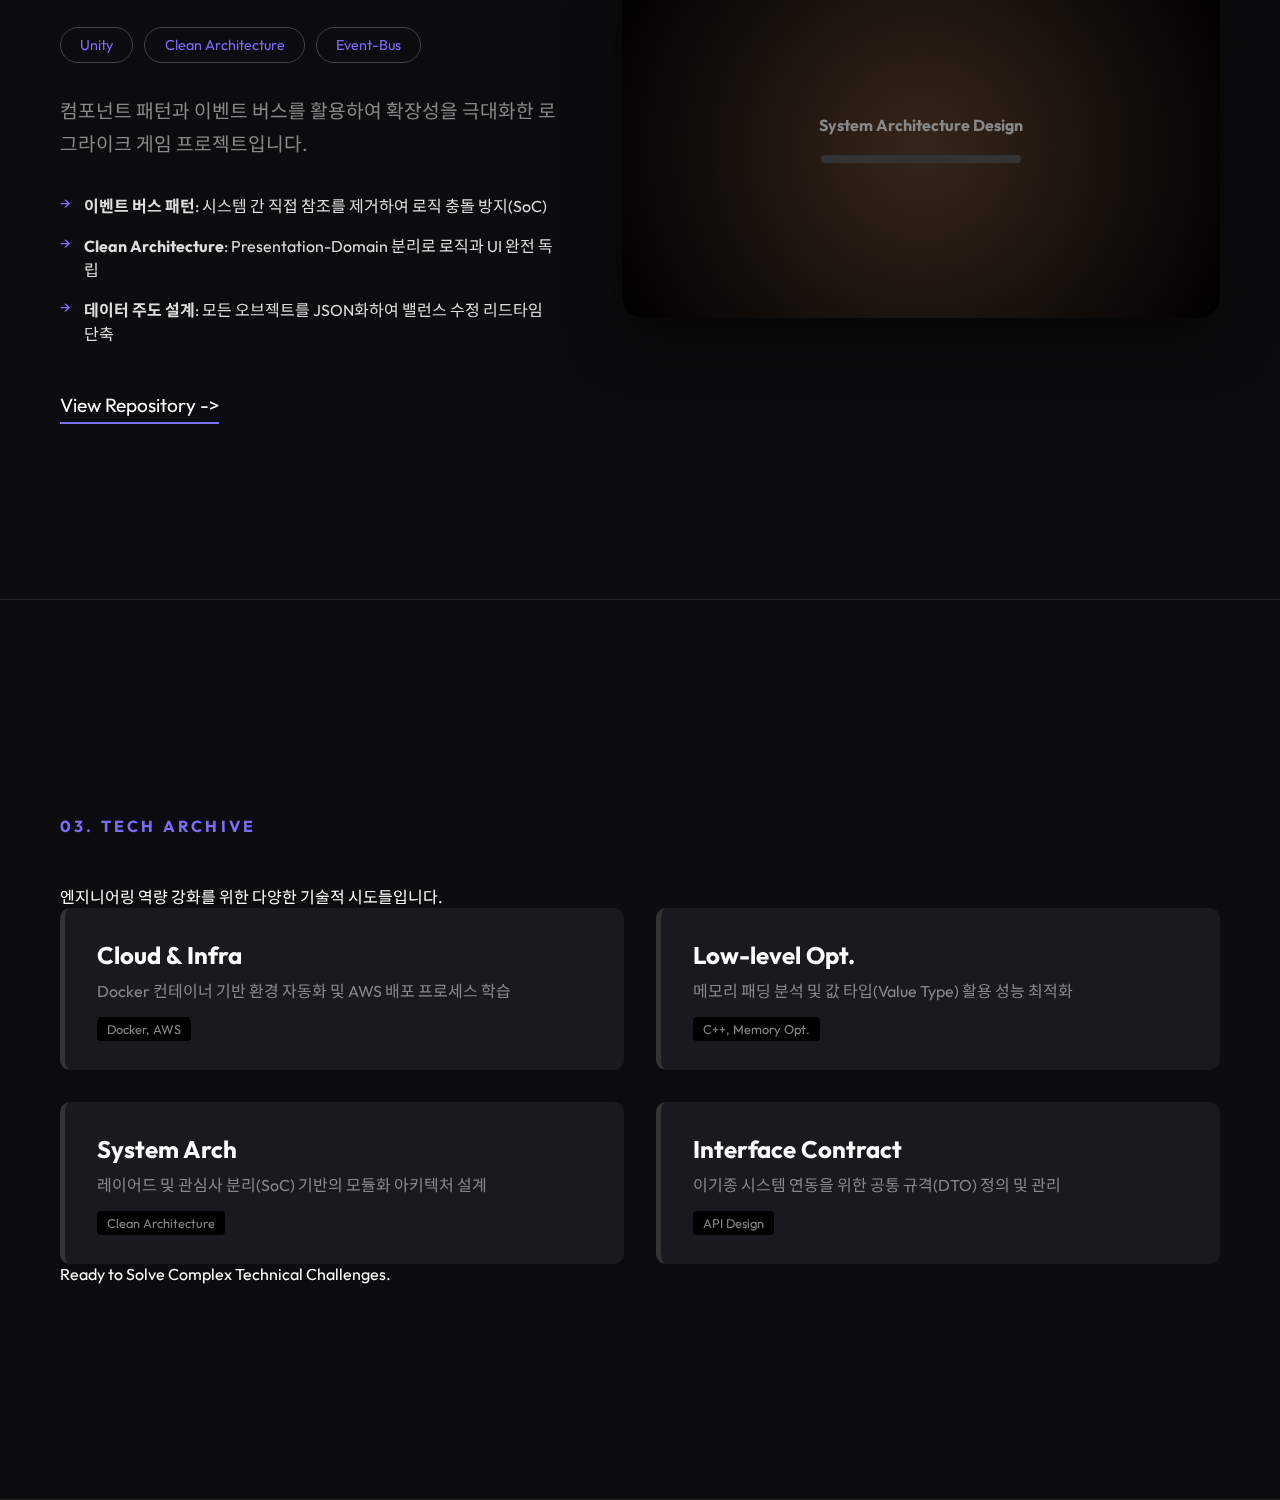
<file: old_multi_file_index.html>
<!DOCTYPE html>
<html lang="ko">

<head>
    <meta charset="UTF-8">
    <meta name="viewport" content="width=device-width, initial-scale=1.0">
    <title>kimjaehui02 - Portfolio Exhibition</title>
    <link rel="stylesheet" href="styles.css">
    <link rel="preconnect" href="https://fonts.googleapis.com">
    <link rel="preconnect" href="https://fonts.gstatic.com" crossorigin>
    <link
        href="https://fonts.googleapis.com/css2?family=Outfit:wght@300;500;800&family=Noto+Sans+KR:wght@300;500;700&display=swap"
        rel="stylesheet">
</head>

<body>
    <!-- 배경 그래픽 (모든 페이지 공통) -->
    <div class="bg-shape shape-1"></div>
    <div class="bg-shape shape-2"></div>

    <!-- 1. 표지 (Cover) -->
    <section class="page cover-page">
        <div class="content-wrapper">
            <h1 class="main-title">PORTFOLIO</h1>
            <h2 class="sub-title">Creative Developer <br> <span class="highlight">Kim Jaehui</span></h2>
            <div class="cover-footer">
                <p>2026 Edition</p>
                <p>github.com/kimjaehui02</p>
            </div>
        </div>
        <button onclick="window.print()" class="floater-btn">PDF 저장</button>
    </section>

    <!-- 2. 소개 (Intro) -->
    <section class="page intro-page">
        <div class="content-wrapper">
            <h3 class="section-label">01. INTRODUCTION</h3>
            <div class="intro-grid">
                <div class="profile-box">
                    <div class="avatar-placeholder">K</div>
                </div>
                <div class="intro-text">
                    <h2>기술적 근거를 바탕으로 <br>견고한 시스템을 설계합니다.</h2>
                    <p>
                        단순한 기능 구현을 넘어 "왜 이 구조가 최선인가?"를 공식 문서와 프로토타입으로 증명하며 성장하는 소프트웨어 엔지니어입니다.
                        Clean Architecture를 통한 계층 간 의존성 분리와 하드웨어 레벨의 성능 최적화에 강점이 있습니다.
                        기술적 제약을 논리적인 우회로로 해결하고, 유지보수가 용이한 코드로 비즈니스 가치를 실현합니다.
                    </p>
                    <ul class="stats-list">
                        <li><strong>Repositories</strong> 24+</li>
                        <li><strong>Optimization</strong> 16-bit Structs</li>
                        <li><strong>Architecture</strong> Clean / Layered</li>
                    </ul>
                </div>
            </div>
        </div>
    </section>

    <!-- 3. 주요 프로젝트 쇼케이스 (Showcase) -->

    <!-- Project 1: Safe Project (Main) -->
    <section class="page project-page">
        <div class="content-wrapper">
            <h3 class="section-label">02. FEATURED WORKS</h3>
            <div class="project-layout">
                <div class="project-visual">
                    <div class="mockup-screen ai-theme">
                        <div class="screen-content">
                            <span>AI & Full-stack Architecture</span>
                            <div class="ai-node-mock"></div>
                        </div>
                    </div>
                </div>
                <div class="project-info">
                    <h1 class="project-title">Safe Project <span class="project-date">2026.01 - 2026.02</span></h1>
                    <div class="tags">
                        <span class="badge">Spring Boot</span>
                        <span class="badge">React</span>
                        <span class="badge">Docker</span>
                        <span class="badge">RAG</span>
                    </div>
                    <p class="project-desc">
                        보이스피싱 예방을 위한 지능형 솔루션입니다. 이기종 시스템 간의 안정적인 데이터 흐름과 확장성 있는 배포 환경 구축에 집중했습니다.
                    </p>
                    <ul class="key-features">
                        <li><strong>Docker 컨테이너화</strong>: 환경 종속성 제거 및 AWS 배포/확장성(Scalability) 기반 마련</li>
                        <li><strong>Clean Architecture</strong>: UI-로직 격리로 API 변동에 대한 도메인 안정성 확보</li>
                        <li><strong>인터페이스 계약 중심 협업</strong>: 공통 DTO 설계로 스택 간 연동 오류 사전 차단</li>
                    </ul>
                    <span class="repo-link">Local Work-in-Progress</span>
                </div>
            </div>
        </div>
    </section>

    <!-- Project 2: Mobile Business Solution (Flutter/BLE) -->
    <section class="page project-page">
        <div class="content-wrapper">
            <div class="project-layout reverse">
                <div class="project-info">
                    <h1 class="project-title">Business Mobile Solution <span class="project-date">2025.08 -
                            2025.10</span></h1>
                    <div class="tags">
                        <span class="badge">Flutter</span>
                        <span class="badge">Riverpod</span>
                        <span class="badge">FCM</span>
                        <span class="badge">BLE</span>
                    </div>
                    <p class="project-desc">
                        하드웨어 연동 및 위치 기반 알림 솔루션입니다. 기술적 제약을 구조적 우회로 해결하여 실무 적용 가능성을 증명했습니다.
                    </p>
                    <ul class="key-features">
                        <li><strong>조합형 토픽 전략</strong>: FCM 구독 제한(5개)을 식별자 구조화로 해결</li>
                        <li><strong>BLE Watchdog 로직</strong>: 실시간 연결 주기 모니터링 및 자동 재실행으로 안정성 확보</li>
                        <li><strong>Riverpod & Sealed Class</strong>: 타입 안전한 상태 모델링으로 개발 생산성 획득</li>
                    </ul>
                    <span class="repo-link">Confidential (Scoops)</span>
                </div>
                <div class="project-visual">
                    <div class="mockup-screen flutter-theme">
                        <div class="screen-content">
                            <span>Flutter & Hardware Integration</span>
                            <div class="mobile-ui-mock"></div>
                        </div>
                    </div>
                </div>
            </div>
        </div>
    </section>

    <!-- Project 3: TurnBasedBattler (Optimization) -->
    <section class="page project-page">
        <div class="content-wrapper">
            <div class="project-layout">
                <div class="project-visual">
                    <div class="mockup-screen optimization-theme">
                        <div class="screen-content">
                            <span>Network Optimization (190ms -> 2ms)</span>
                            <div class="performance-graph-mock"></div>
                        </div>
                    </div>
                </div>
                <div class="project-info">
                    <h1 class="project-title">Core Network Engine <span class="project-date">2025.01 - 2025.02</span>
                    </h1>
                    <div class="tags">
                        <span class="badge">C++</span>
                        <span class="badge">C#</span>
                        <span class="badge">Socket</span>
                        <span class="badge">Optimization</span>
                    </div>
                    <p class="project-desc">
                        서버 간 대규모 데이터 전송 효율을 극대화한 엔진입니다. 메모리 아키텍처 이해를 기반으로 병목을 해결했습니다.
                    </p>
                    <ul class="key-features">
                        <li><strong>메모리 정렬 최적화</strong>: 16바이트 구조체 설계로 전송 성능 95% 이상 개선</li>
                        <li><strong>하이브리드 프로토콜</strong>: TCP/UDP 혼합 구성을 통한 실시간 위치 동기화 구현</li>
                        <li><strong>Gzip 패킷 압축</strong>: 데이터 직렬화 효율화 및 네트워크 대역폭 절감</li>
                    </ul>
                    <a href="https://github.com/kimjaehui02/TurnBasedBattler" class="repo-link">View Repository -></a>
                </div>
            </div>
        </div>
    </section>

    <!-- Project 4: PawnSurvivors (Architecture) -->
    <section class="page project-page">
        <div class="content-wrapper">
            <div class="project-layout reverse">
                <div class="project-info">
                    <h1 class="project-title">Pawn Survivors <span class="project-date">2025.11 - 2025.12</span></h1>
                    <div class="tags">
                        <span class="badge">Unity</span>
                        <span class="badge">Clean Architecture</span>
                        <span class="badge">Event-Bus</span>
                    </div>
                    <p class="project-desc">
                        컴포넌트 패턴과 이벤트 버스를 활용하여 확장성을 극대화한 로그라이크 게임 프로젝트입니다.
                    </p>
                    <ul class="key-features">
                        <li><strong>이벤트 버스 패턴</strong>: 시스템 간 직접 참조를 제거하여 로직 충돌 방지(SoC)</li>
                        <li><strong>Clean Architecture</strong>: Presentation-Domain 분리로 로직과 UI 완전 독립</li>
                        <li><strong>데이터 주도 설계</strong>: 모든 오브젝트를 JSON화하여 밸런스 수정 리드타임 단축</li>
                    </ul>
                    <a href="https://github.com/kimjaehui02/PawnSurvivors/tree/feature/scene-separation"
                        class="repo-link">View Repository -></a>
                </div>
                <div class="project-visual">
                    <div class="mockup-screen arch-theme">
                        <div class="screen-content">
                            <span>System Architecture Design</span>
                            <div class="arch-diag-mock"></div>
                        </div>
                    </div>
                </div>
            </div>
        </div>
    </section>

    <!-- 기타 프로젝트 목록 (Archive) -->
    <section class="page archive-page">
        <div class="content-wrapper">
            <h3 class="section-label">03. TECH ARCHIVE</h3>
            <p class="archive-desc">엔지니어링 역량 강화를 위한 다양한 기술적 시도들입니다.</p>

            <div class="archive-grid">
                <div class="archive-item">
                    <h4>Cloud & Infra</h4>
                    <p>Docker 컨테이너 기반 환경 자동화 및 AWS 배포 프로세스 학습</p>
                    <span class="mini-tag">Docker, AWS</span>
                </div>
                <div class="archive-item">
                    <h4>Low-level Opt.</h4>
                    <p>메모리 패딩 분석 및 값 타입(Value Type) 활용 성능 최적화</p>
                    <span class="mini-tag">C++, Memory Opt.</span>
                </div>
                <div class="archive-item">
                    <h4>System Arch</h4>
                    <p>레이어드 및 관심사 분리(SoC) 기반의 모듈화 아키텍처 설계</p>
                    <span class="mini-tag">Clean Architecture</span>
                </div>
                <div class="archive-item">
                    <h4>Interface Contract</h4>
                    <p>이기종 시스템 연동을 위한 공통 규격(DTO) 정의 및 관리</p>
                    <span class="mini-tag">API Design</span>
                </div>
            </div>
        </div>
        <div class="page-footer">
            <p>Ready to Solve Complex Technical Challenges.</p>
        </div>
    </section>

    <div id="contact-info" class="contact-info"></div>
    <script>
        // URL 파라미터에서 contact 정보를 읽어와 표시 (보안 및 PDF용)
        const params = new URLSearchParams(window.location.search);
        const email = params.get('email');
        const phone = params.get('phone');
        if (email || phone) {
            const container = document.getElementById('contact-info');
            container.innerHTML = `
                <div class="contact-card">
                    ${email ? `<span>Email: ${email}</span>` : ''}
                    ${phone ? `<span>Phone: ${phone}</span>` : ''}
                </div>
            `;
        }
    </script>
</body>

</html>
</file>
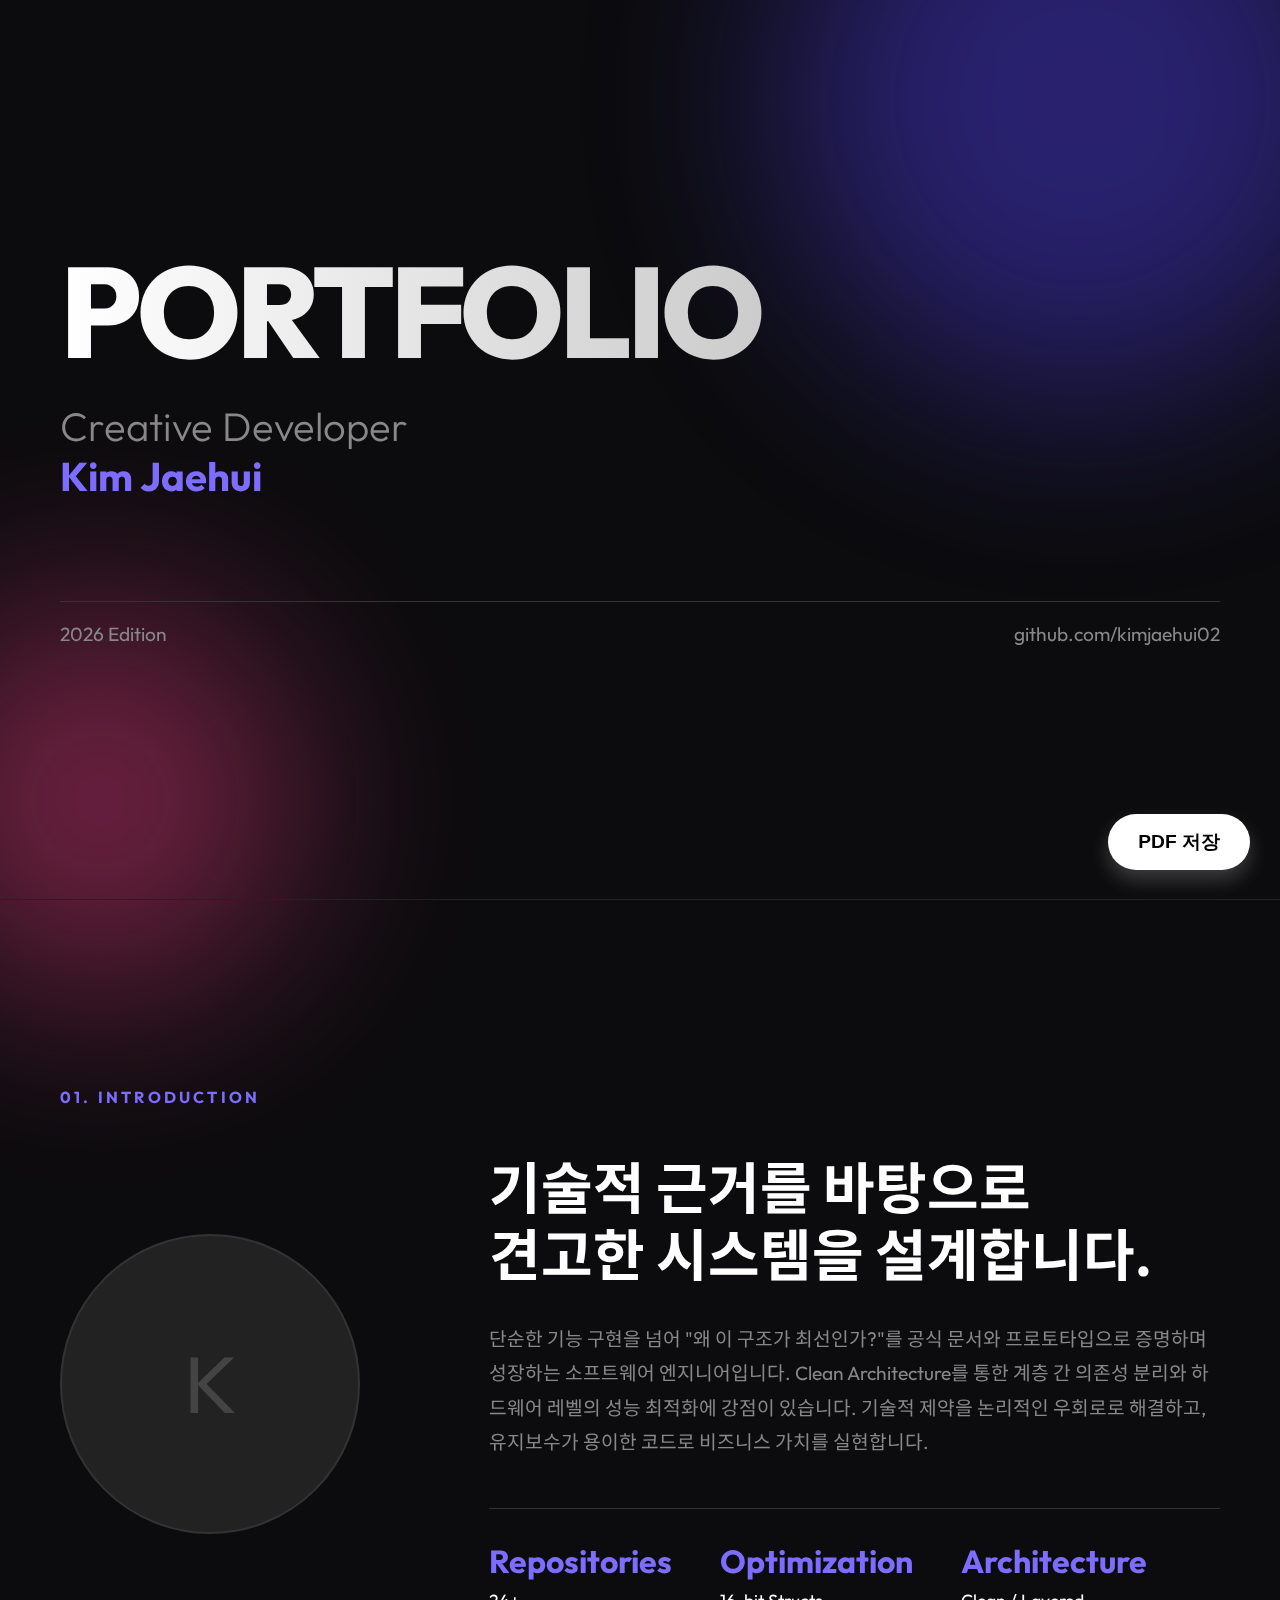
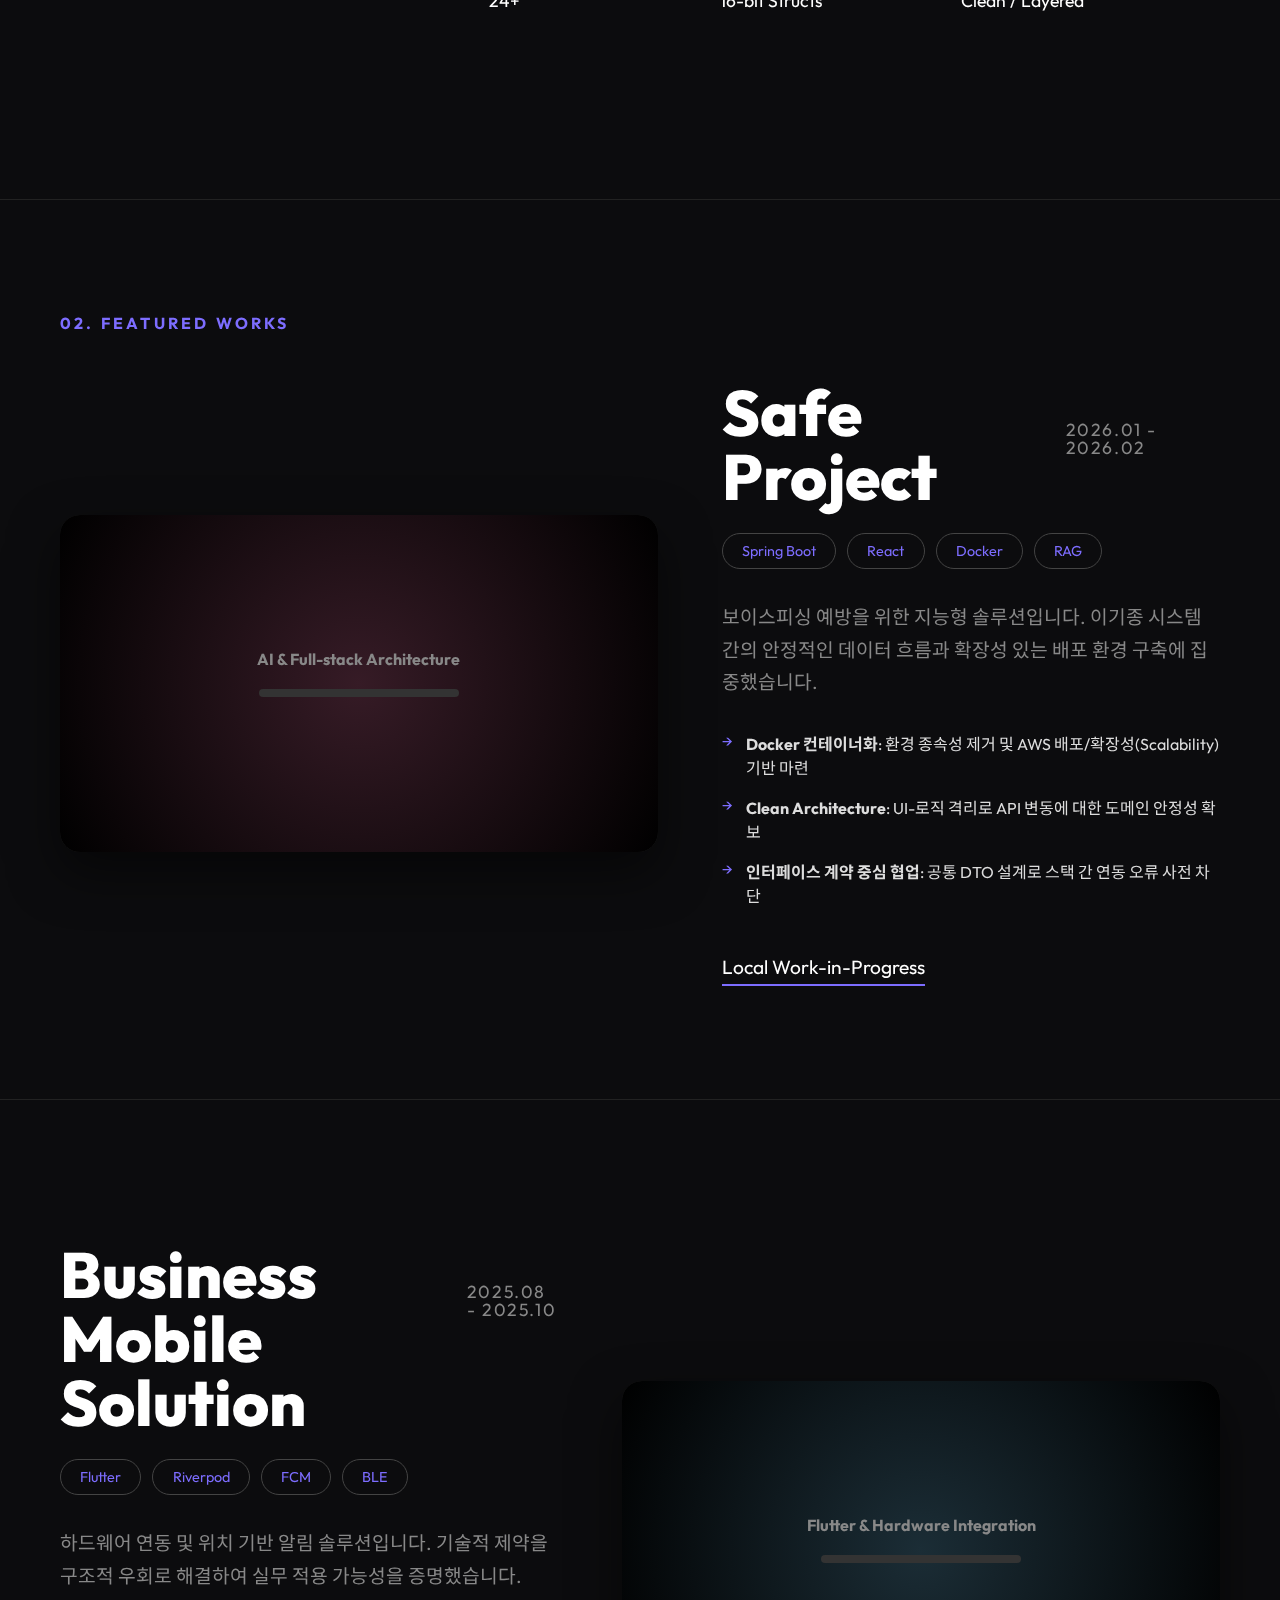
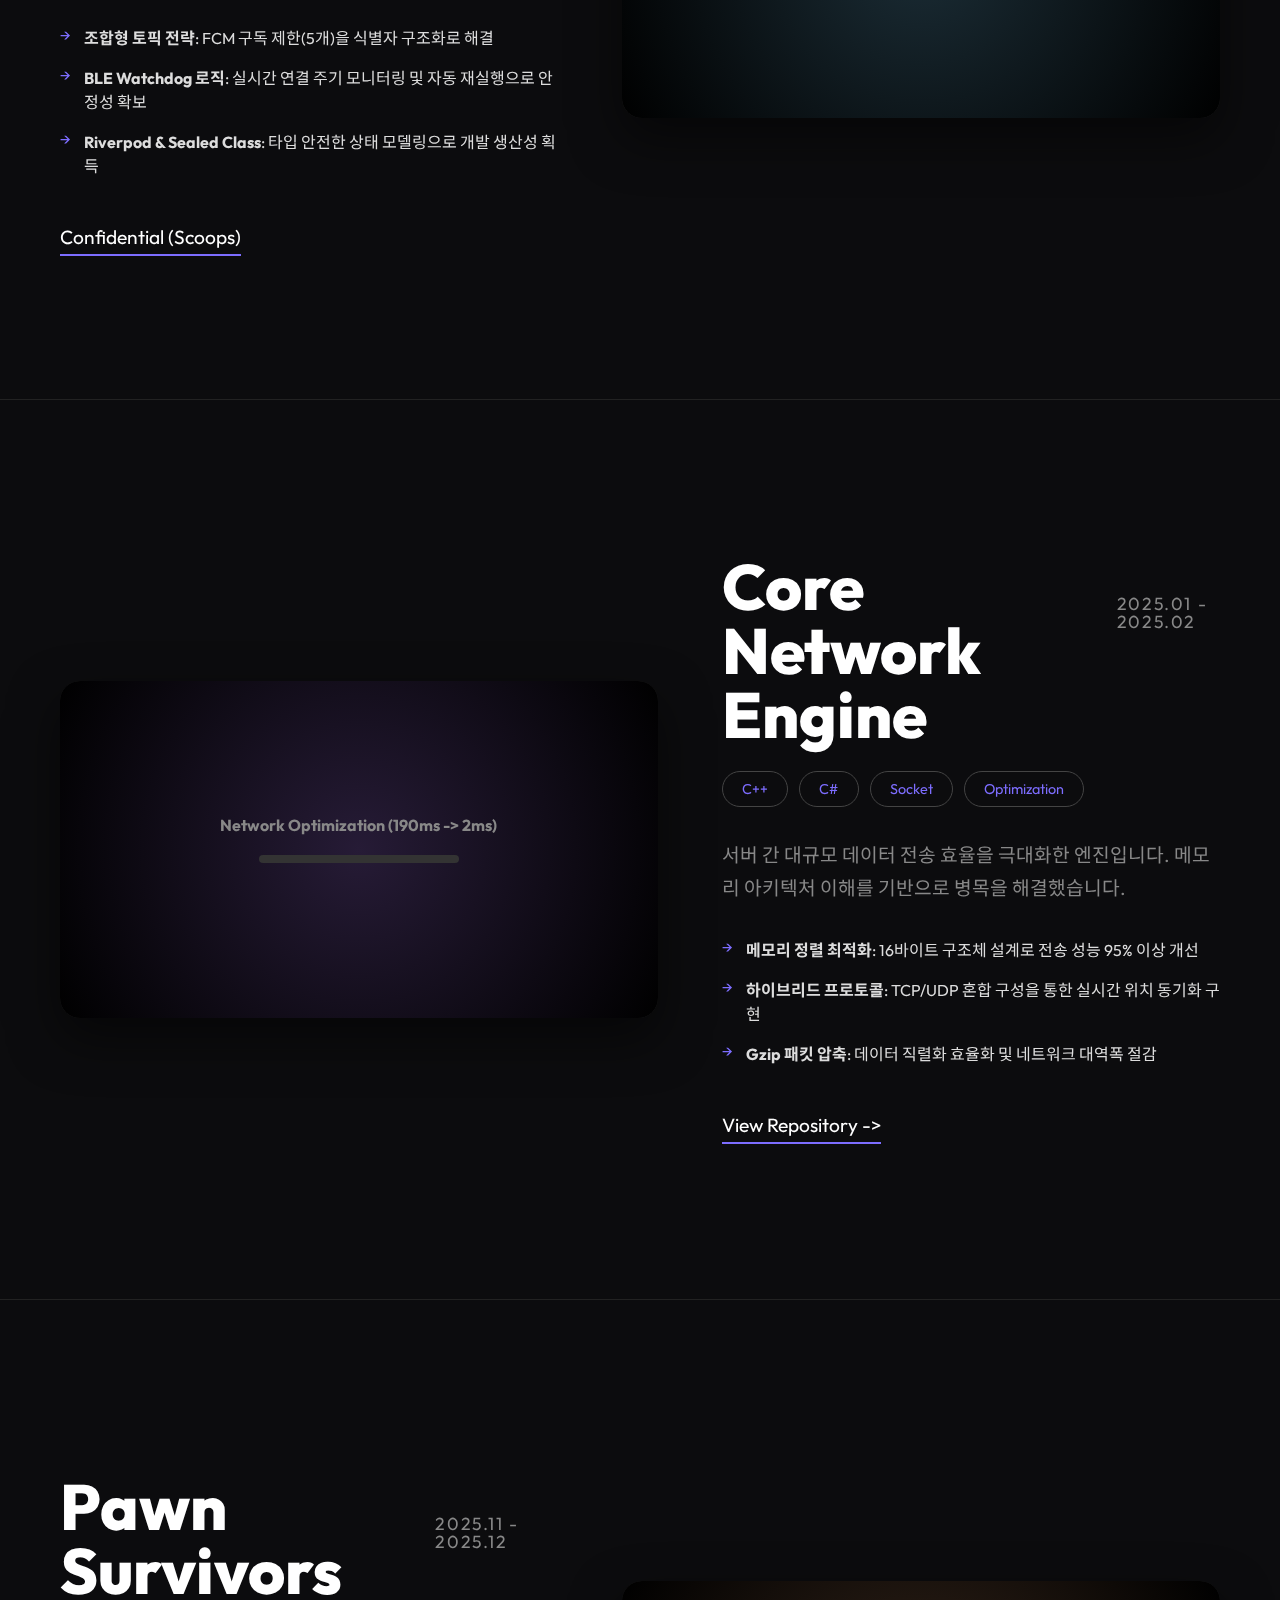
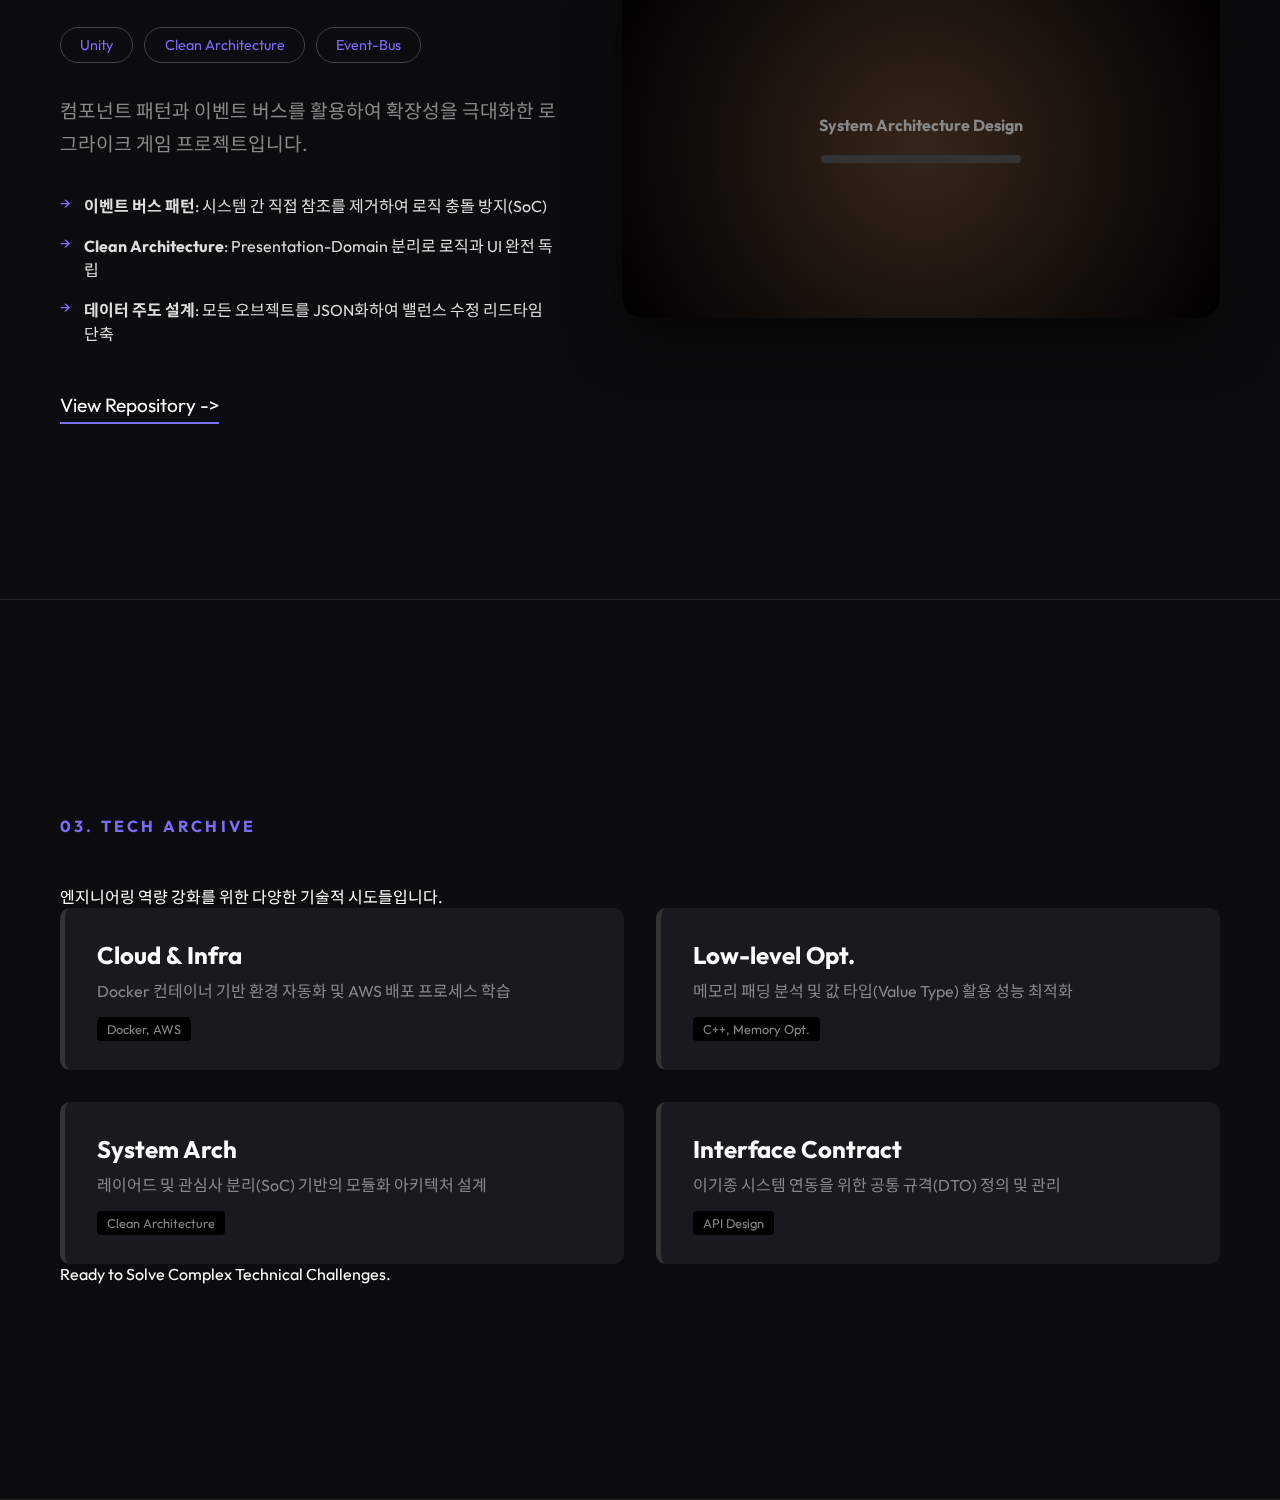
<file: Single_File_Portfolio.html>
<!DOCTYPE html>
<html lang="ko">

<head>
    <meta charset="UTF-8">
    <meta name="viewport" content="width=device-width, initial-scale=1.0">
    <title>kimjaehui02 - Portfolio Exhibition</title>
    <link rel="preconnect" href="https://fonts.googleapis.com">
    <link rel="preconnect" href="https://fonts.gstatic.com" crossorigin>
    <link
        href="https://fonts.googleapis.com/css2?family=Outfit:wght@300;500;800&family=Noto+Sans+KR:wght@300;500;700&display=swap"
        rel="stylesheet">
    <style>
        :root {
            --bg-color: #0c0c0e;
            --text-main: #ffffff;
            --text-muted: #888888;
            --accent-color: #5542ff;
            --accent-light: #7d6dff;
            --card-bg: #1a1a1e;
            --page-padding: 60px;
            --max-width: 1400px;
        }

        * {
            box-sizing: border-box;
            margin: 0;
            padding: 0;
        }

        body {
            background-color: var(--bg-color);
            color: var(--text-main);
            font-family: 'Outfit', 'Noto Sans KR', sans-serif;
            -webkit-font-smoothing: antialiased;
        }

        .bg-shape {
            position: fixed;
            border-radius: 50%;
            filter: blur(100px);
            z-index: -1;
            opacity: 0.4;
        }

        .shape-1 {
            width: 600px;
            height: 600px;
            background: var(--accent-color);
            top: -200px;
            right: -100px;
        }

        .shape-2 {
            width: 400px;
            height: 400px;
            background: #ff428e;
            bottom: -100px;
            left: -100px;
        }

        .page {
            min-height: 100vh;
            height: auto;
            width: 100%;
            display: flex;
            flex-direction: column;
            justify-content: center;
            position: relative;
            padding: var(--page-padding);
            border-bottom: 1px solid #222;
        }

        .content-wrapper {
            max-width: var(--max-width);
            width: 100%;
            margin: 0 auto;
        }

        /* 1. Cover Page */
        .cover-page {
            text-align: left;
        }

        .main-title {
            font-size: 8rem;
            font-weight: 800;
            line-height: 0.9;
            letter-spacing: -0.04em;
            margin-bottom: 2rem;
            background: linear-gradient(to right, #fff, #aaa);
            -webkit-background-clip: text;
            background-clip: text;
            -webkit-text-fill-color: transparent;
        }

        .sub-title {
            font-size: 2.5rem;
            font-weight: 300;
            color: var(--text-muted);
        }

        .sub-title .highlight {
            color: var(--accent-light);
            font-weight: 700;
        }

        .cover-footer {
            margin-top: 100px;
            font-size: 1.2rem;
            color: var(--text-muted);
            border-top: 1px solid #333;
            padding-top: 20px;
            display: flex;
            justify-content: space-between;
        }

        /* 2. Intro Page */
        .intro-grid {
            display: grid;
            grid-template-columns: 1fr 2fr;
            gap: 4rem;
            align-items: center;
        }

        .section-label {
            font-size: 1rem;
            color: var(--accent-light);
            margin-bottom: 3rem;
            letter-spacing: 0.2em;
            font-weight: 700;
        }

        .avatar-placeholder {
            width: 300px;
            height: 300px;
            background: #222;
            border-radius: 50%;
            display: flex;
            align-items: center;
            justify-content: center;
            font-size: 5rem;
            color: #444;
            border: 2px solid #333;
        }

        .intro-text h2 {
            font-size: 3.5rem;
            margin-bottom: 2rem;
            line-height: 1.2;
        }

        .intro-text p {
            font-size: 1.2rem;
            color: var(--text-muted);
            margin-bottom: 3rem;
            line-height: 1.8;
        }

        .stats-list {
            list-style: none;
            display: flex;
            gap: 3rem;
            border-top: 1px solid #333;
            padding-top: 2rem;
        }

        .stats-list li {
            font-size: 1.1rem;
            color: var(--text-main);
        }

        .stats-list strong {
            display: block;
            font-size: 2rem;
            color: var(--accent-light);
            margin-bottom: 0.5rem;
        }

        /* 3. Project Page */
        .project-layout {
            display: grid;
            grid-template-columns: 1.2fr 1fr;
            gap: 4rem;
            align-items: center;
        }

        .project-layout.reverse {
            grid-template-columns: 1fr 1.2fr;
        }

        .project-visual {
            width: 100%;
            aspect-ratio: 16/9;
            background: #222;
            border-radius: 20px;
            overflow: hidden;
            position: relative;
            box-shadow: 0 20px 50px rgba(0, 0, 0, 0.5);
        }

        .mockup-screen {
            width: 100%;
            height: 100%;
            display: flex;
            align-items: center;
            justify-content: center;
        }

        .mockup-screen.ai-theme {
            background: radial-gradient(circle at center, #361b26, #000);
        }

        .mockup-screen.flutter-theme {
            background: radial-gradient(circle at center, #1b2d36, #000);
        }

        .mockup-screen.optimization-theme {
            background: radial-gradient(circle at center, #261b36, #000);
        }

        .mockup-screen.arch-theme {
            background: radial-gradient(circle at center, #36261b, #000);
        }

        .screen-content {
            text-align: center;
            color: #888;
            font-weight: 700;
        }

        .project-title {
            font-size: 4rem;
            font-weight: 800;
            margin-bottom: 1.5rem;
            line-height: 1;
            display: flex;
            align-items: baseline;
            gap: 1.5rem;
        }

        .project-date {
            font-size: 1.1rem;
            font-weight: 400;
            color: var(--text-muted);
            letter-spacing: 0.1rem;
        }

        .tags {
            margin-bottom: 2rem;
        }

        .badge {
            display: inline-block;
            padding: 0.5rem 1.2rem;
            border: 1px solid #444;
            border-radius: 50px;
            margin-right: 0.5rem;
            font-size: 0.9rem;
            color: var(--accent-light);
        }

        .project-desc {
            font-size: 1.2rem;
            line-height: 1.7;
            color: var(--text-muted);
            margin-bottom: 2rem;
        }

        .key-features {
            list-style: none;
            margin-bottom: 3rem;
        }

        .key-features li {
            margin-bottom: 1rem;
            padding-left: 1.5rem;
            position: relative;
            color: #ddd;
        }

        .key-features li::before {
            content: '→';
            position: absolute;
            left: 0;
            color: var(--accent-light);
        }

        .repo-link {
            display: inline-block;
            font-size: 1.2rem;
            color: #fff;
            text-decoration: none;
            border-bottom: 2px solid var(--accent-light);
            padding-bottom: 5px;
            transition: all 0.3s;
        }

        .repo-link:hover {
            color: var(--accent-light);
            transform: translateX(10px);
        }

        /* Graph/Mockups */
        .ai-node-mock,
        .mobile-ui-mock,
        .performance-graph-mock,
        .arch-diag-mock {
            width: 200px;
            height: 8px;
            background: #333;
            margin: 20px auto;
            border-radius: 4px;
        }

        /* 4. Archive Page */
        .archive-grid {
            display: grid;
            grid-template-columns: repeat(2, 1fr);
            gap: 2rem;
        }

        .archive-item {
            background: var(--card-bg);
            padding: 2rem;
            border-radius: 10px;
            border-left: 5px solid #333;
            transition: 0.3s;
        }

        .archive-item:hover {
            background: #25252a;
            border-left-color: var(--accent-light);
        }

        .archive-item h4 {
            font-size: 1.5rem;
            margin-bottom: 0.5rem;
        }

        .archive-item p {
            color: var(--text-muted);
            margin-bottom: 1rem;
        }

        .mini-tag {
            font-size: 0.8rem;
            background: #000;
            padding: 4px 10px;
            border-radius: 4px;
            color: #888;
        }

        .floater-btn {
            position: fixed;
            bottom: 30px;
            right: 30px;
            padding: 15px 30px;
            background: var(--text-main);
            color: #000;
            font-weight: 800;
            border: none;
            border-radius: 50px;
            font-size: 1.2rem;
            cursor: pointer;
            box-shadow: 0 10px 20px rgba(255, 255, 255, 0.2);
            z-index: 100;
        }

        /* PRINT OPTIMIZATION */
        @media print {
            @page {
                size: A4;
                margin: 0;
            }

            body {
                -webkit-print-color-adjust: exact;
                print-color-adjust: exact;
                background-color: var(--bg-color) !important;
            }

            .page {
                height: 100vh;
                break-after: always;
                page-break-after: always;
                padding: 40px;
            }

            .page:last-child {
                break-after: auto;
            }

            .floater-btn {
                display: none !important;
            }

            .bg-shape {
                display: none !important;
            }

            .project-title {
                -webkit-text-fill-color: #000 !important;
                color: #000 !important;
            }
        }

        /* 5. Contact Info Card (Dynamic) */
        .contact-info {
            position: fixed;
            top: 30px;
            right: 30px;
            z-index: 101;
        }

        .contact-card {
            background: rgba(255, 255, 255, 0.1);
            backdrop-filter: blur(10px);
            padding: 1rem 1.5rem;
            border-radius: 12px;
            border: 1px solid rgba(255, 255, 255, 0.2);
            display: flex;
            flex-direction: column;
            gap: 0.5rem;
            font-size: 0.9rem;
            color: #fff;
            box-shadow: 0 10px 30px rgba(0, 0, 0, 0.5);
            animation: slideIn 0.5s ease-out;
        }

        @keyframes slideIn {
            from {
                transform: translateX(50px);
                opacity: 0;
            }

            to {
                transform: translateX(0);
                opacity: 1;
            }
        }
    </style>
</head>

<body>
    <!-- 배경 그래픽 (모든 페이지 공통) -->
    <div class="bg-shape shape-1"></div>
    <div class="bg-shape shape-2"></div>

    <!-- 1. 표지 (Cover) -->
    <section class="page cover-page">
        <div class="content-wrapper">
            <h1 class="main-title">PORTFOLIO</h1>
            <h2 class="sub-title">Creative Developer <br> <span class="highlight">Kim Jaehui</span></h2>
            <div class="cover-footer">
                <p>2026 Edition</p>
                <p>github.com/kimjaehui02</p>
            </div>
        </div>
        <button onclick="window.print()" class="floater-btn">PDF 저장</button>
    </section>

    <!-- 2. 소개 (Intro) -->
    <section class="page intro-page">
        <div class="content-wrapper">
            <h3 class="section-label">01. INTRODUCTION</h3>
            <div class="intro-grid">
                <div class="profile-box">
                    <div class="avatar-placeholder">K</div>
                </div>
                <div class="intro-text">
                    <h2>기술적 근거를 바탕으로 <br>견고한 시스템을 설계합니다.</h2>
                    <p>
                        단순한 기능 구현을 넘어 "왜 이 구조가 최선인가?"를 공식 문서와 프로토타입으로 증명하며 성장하는 소프트웨어 엔지니어입니다.
                        Clean Architecture를 통한 계층 간 의존성 분리와 하드웨어 레벨의 성능 최적화에 강점이 있습니다.
                        기술적 제약을 논리적인 우회로로 해결하고, 유지보수가 용이한 코드로 비즈니스 가치를 실현합니다.
                    </p>
                    <ul class="stats-list">
                        <li><strong>Repositories</strong> 24+</li>
                        <li><strong>Optimization</strong> 16-bit Structs</li>
                        <li><strong>Architecture</strong> Clean / Layered</li>
                    </ul>
                </div>
            </div>
        </div>
    </section>

    <!-- 3. 주요 프로젝트 쇼케이스 (Showcase) -->

    <!-- Project 1: Safe Project (Main) -->
    <section class="page project-page">
        <div class="content-wrapper">
            <h3 class="section-label">02. FEATURED WORKS</h3>
            <div class="project-layout">
                <div class="project-visual">
                    <div class="mockup-screen ai-theme">
                        <div class="screen-content">
                            <span>AI & Full-stack Architecture</span>
                            <div class="ai-node-mock"></div>
                        </div>
                    </div>
                </div>
                <div class="project-info">
                    <h1 class="project-title">Safe Project <span class="project-date">2026.01 - 2026.02</span></h1>
                    <div class="tags">
                        <span class="badge">Spring Boot</span>
                        <span class="badge">React</span>
                        <span class="badge">Docker</span>
                        <span class="badge">RAG</span>
                    </div>
                    <p class="project-desc">
                        보이스피싱 예방을 위한 지능형 솔루션입니다. 이기종 시스템 간의 안정적인 데이터 흐름과 확장성 있는 배포 환경 구축에 집중했습니다.
                    </p>
                    <ul class="key-features">
                        <li><strong>Docker 컨테이너화</strong>: 환경 종속성 제거 및 AWS 배포/확장성(Scalability) 기반 마련</li>
                        <li><strong>Clean Architecture</strong>: UI-로직 격리로 API 변동에 대한 도메인 안정성 확보</li>
                        <li><strong>인터페이스 계약 중심 협업</strong>: 공통 DTO 설계로 스택 간 연동 오류 사전 차단</li>
                    </ul>
                    <span class="repo-link">Local Work-in-Progress</span>
                </div>
            </div>
        </div>
    </section>

    <!-- Project 2: Mobile Business Solution (Flutter/BLE) -->
    <section class="page project-page">
        <div class="content-wrapper">
            <div class="project-layout reverse">
                <div class="project-info">
                    <h1 class="project-title">Business Mobile Solution <span class="project-date">2025.08 -
                            2025.10</span></h1>
                    <div class="tags">
                        <span class="badge">Flutter</span>
                        <span class="badge">Riverpod</span>
                        <span class="badge">FCM</span>
                        <span class="badge">BLE</span>
                    </div>
                    <p class="project-desc">
                        하드웨어 연동 및 위치 기반 알림 솔루션입니다. 기술적 제약을 구조적 우회로 해결하여 실무 적용 가능성을 증명했습니다.
                    </p>
                    <ul class="key-features">
                        <li><strong>조합형 토픽 전략</strong>: FCM 구독 제한(5개)을 식별자 구조화로 해결</li>
                        <li><strong>BLE Watchdog 로직</strong>: 실시간 연결 주기 모니터링 및 자동 재실행으로 안정성 확보</li>
                        <li><strong>Riverpod & Sealed Class</strong>: 타입 안전한 상태 모델링으로 개발 생산성 획득</li>
                    </ul>
                    <span class="repo-link">Confidential (Scoops)</span>
                </div>
                <div class="project-visual">
                    <div class="mockup-screen flutter-theme">
                        <div class="screen-content">
                            <span>Flutter & Hardware Integration</span>
                            <div class="mobile-ui-mock"></div>
                        </div>
                    </div>
                </div>
            </div>
        </div>
    </section>

    <!-- Project 3: TurnBasedBattler (Optimization) -->
    <section class="page project-page">
        <div class="content-wrapper">
            <div class="project-layout">
                <div class="project-visual">
                    <div class="mockup-screen optimization-theme">
                        <div class="screen-content">
                            <span>Network Optimization (190ms -> 2ms)</span>
                            <div class="performance-graph-mock"></div>
                        </div>
                    </div>
                </div>
                <div class="project-info">
                    <h1 class="project-title">Core Network Engine <span class="project-date">2025.01 - 2025.02</span>
                    </h1>
                    <div class="tags">
                        <span class="badge">C++</span>
                        <span class="badge">C#</span>
                        <span class="badge">Socket</span>
                        <span class="badge">Optimization</span>
                    </div>
                    <p class="project-desc">
                        서버 간 대규모 데이터 전송 효율을 극대화한 엔진입니다. 메모리 아키텍처 이해를 기반으로 병목을 해결했습니다.
                    </p>
                    <ul class="key-features">
                        <li><strong>메모리 정렬 최적화</strong>: 16바이트 구조체 설계로 전송 성능 95% 이상 개선</li>
                        <li><strong>하이브리드 프로토콜</strong>: TCP/UDP 혼합 구성을 통한 실시간 위치 동기화 구현</li>
                        <li><strong>Gzip 패킷 압축</strong>: 데이터 직렬화 효율화 및 네트워크 대역폭 절감</li>
                    </ul>
                    <a href="https://github.com/kimjaehui02/TurnBasedBattler" class="repo-link">View Repository -></a>
                </div>
            </div>
        </div>
    </section>

    <!-- Project 4: PawnSurvivors (Architecture) -->
    <section class="page project-page">
        <div class="content-wrapper">
            <div class="project-layout reverse">
                <div class="project-info">
                    <h1 class="project-title">Pawn Survivors <span class="project-date">2025.11 - 2025.12</span></h1>
                    <div class="tags">
                        <span class="badge">Unity</span>
                        <span class="badge">Clean Architecture</span>
                        <span class="badge">Event-Bus</span>
                    </div>
                    <p class="project-desc">
                        컴포넌트 패턴과 이벤트 버스를 활용하여 확장성을 극대화한 로그라이크 게임 프로젝트입니다.
                    </p>
                    <ul class="key-features">
                        <li><strong>이벤트 버스 패턴</strong>: 시스템 간 직접 참조를 제거하여 로직 충돌 방지(SoC)</li>
                        <li><strong>Clean Architecture</strong>: Presentation-Domain 분리로 로직과 UI 완전 독립</li>
                        <li><strong>데이터 주도 설계</strong>: 모든 오브젝트를 JSON화하여 밸런스 수정 리드타임 단축</li>
                    </ul>
                    <a href="https://github.com/kimjaehui02/PawnSurvivors/tree/feature/scene-separation"
                        class="repo-link">View Repository -></a>
                </div>
                <div class="project-visual">
                    <div class="mockup-screen arch-theme">
                        <div class="screen-content">
                            <span>System Architecture Design</span>
                            <div class="arch-diag-mock"></div>
                        </div>
                    </div>
                </div>
            </div>
        </div>
    </section>

    <!-- 기타 프로젝트 목록 (Archive) -->
    <section class="page archive-page">
        <div class="content-wrapper">
            <h3 class="section-label">03. TECH ARCHIVE</h3>
            <p class="archive-desc">엔지니어링 역량 강화를 위한 다양한 기술적 시도들입니다.</p>

            <div class="archive-grid">
                <div class="archive-item">
                    <h4>Cloud & Infra</h4>
                    <p>Docker 컨테이너 기반 환경 자동화 및 AWS 배포 프로세스 학습</p>
                    <span class="mini-tag">Docker, AWS</span>
                </div>
                <div class="archive-item">
                    <h4>Low-level Opt.</h4>
                    <p>메모리 패딩 분석 및 값 타입(Value Type) 활용 성능 최적화</p>
                    <span class="mini-tag">C++, Memory Opt.</span>
                </div>
                <div class="archive-item">
                    <h4>System Arch</h4>
                    <p>레이어드 및 관심사 분리(SoC) 기반의 모듈화 아키텍처 설계</p>
                    <span class="mini-tag">Clean Architecture</span>
                </div>
                <div class="archive-item">
                    <h4>Interface Contract</h4>
                    <p>이기종 시스템 연동을 위한 공통 규격(DTO) 정의 및 관리</p>
                    <span class="mini-tag">API Design</span>
                </div>
            </div>
        </div>
        <div class="page-footer">
            <p>Ready to Solve Complex Technical Challenges.</p>
        </div>
    </section>

    <div id="contact-info" class="contact-info"></div>
    <script>
        document.addEventListener('DOMContentLoaded', () => {
            // Add staggered animation to cards
            const cards = document.querySelectorAll('.card');
            cards.forEach((card, index) => {
                card.style.opacity = '0';
                card.style.transform = 'translateY(20px)';
                setTimeout(() => {
                    card.style.transition = 'opacity 0.5s ease, transform 0.5s ease';
                    card.style.opacity = '1';
                    card.style.transform = 'translateY(0)';
                }, index * 100);
            });
        });

        // URL 파라미터에서 contact 정보를 읽어와 표시 (보안 및 PDF용)
        const params = new URLSearchParams(window.location.search);
        const email = params.get('email');
        const phone = params.get('phone');
        if (email || phone) {
            const container = document.getElementById('contact-info');
            container.innerHTML = `
                <div class="contact-card">
                    ${email ? `<span>Email: ${email}</span>` : ''}
                    ${phone ? `<span>Phone: ${phone}</span>` : ''}
                </div>
            `;
        }
    </script>
</body>

</html>
</file>
<file: styles.css>
@import url('https://fonts.googleapis.com/css2?family=Outfit:wght@300;500;800&family=Noto+Sans+KR:wght@300;500;700&display=swap');

:root {
    --bg-color: #0c0c0e;
    --text-main: #ffffff;
    --text-muted: #888888;
    --accent-color: #5542ff;
    --accent-light: #7d6dff;
    --card-bg: #1a1a1e;
    --page-padding: 60px;
    --max-width: 1400px;
}

* {
    box-sizing: border-box;
    margin: 0;
    padding: 0;
}

body {
    background-color: var(--bg-color);
    color: var(--text-main);
    font-family: 'Outfit', 'Noto Sans KR', sans-serif;
    -webkit-font-smoothing: antialiased;
}

.bg-shape {
    position: fixed;
    border-radius: 50%;
    filter: blur(100px);
    z-index: -1;
    opacity: 0.4;
}

.shape-1 {
    width: 600px;
    height: 600px;
    background: var(--accent-color);
    top: -200px;
    right: -100px;
}

.shape-2 {
    width: 400px;
    height: 400px;
    background: #ff428e;
    bottom: -100px;
    left: -100px;
}

.page {
    min-height: 100vh;
    height: auto;
    width: 100%;
    display: flex;
    flex-direction: column;
    justify-content: center;
    position: relative;
    padding: var(--page-padding);
    border-bottom: 1px solid #222;
}

.content-wrapper {
    max-width: var(--max-width);
    width: 100%;
    margin: 0 auto;
}

/* 1. Cover Page */
.cover-page {
    text-align: left;
}

.main-title {
    font-size: 8rem;
    font-weight: 800;
    line-height: 0.9;
    letter-spacing: -0.04em;
    margin-bottom: 2rem;
    background: linear-gradient(to right, #fff, #aaa);
    -webkit-background-clip: text;
    background-clip: text;
    -webkit-text-fill-color: transparent;
}

.sub-title {
    font-size: 2.5rem;
    font-weight: 300;
    color: var(--text-muted);
}

.sub-title .highlight {
    color: var(--accent-light);
    font-weight: 700;
}

.cover-footer {
    margin-top: 100px;
    font-size: 1.2rem;
    color: var(--text-muted);
    border-top: 1px solid #333;
    padding-top: 20px;
    display: flex;
    justify-content: space-between;
}

/* 2. Intro Page */
.intro-grid {
    display: grid;
    grid-template-columns: 1fr 2fr;
    gap: 4rem;
    align-items: center;
}

.section-label {
    font-size: 1rem;
    color: var(--accent-light);
    margin-bottom: 3rem;
    letter-spacing: 0.2em;
    font-weight: 700;
}

.avatar-placeholder {
    width: 300px;
    height: 300px;
    background: #222;
    border-radius: 50%;
    display: flex;
    align-items: center;
    justify-content: center;
    font-size: 5rem;
    color: #444;
    border: 2px solid #333;
}

.intro-text h2 {
    font-size: 3.5rem;
    margin-bottom: 2rem;
    line-height: 1.2;
}

.intro-text p {
    font-size: 1.2rem;
    color: var(--text-muted);
    margin-bottom: 3rem;
    line-height: 1.8;
}

.stats-list {
    list-style: none;
    display: flex;
    gap: 3rem;
    border-top: 1px solid #333;
    padding-top: 2rem;
}

.stats-list li {
    font-size: 1.1rem;
    color: var(--text-main);
}

.stats-list strong {
    display: block;
    font-size: 2rem;
    color: var(--accent-light);
    margin-bottom: 0.5rem;
}

/* 3. Project Page */
.project-layout {
    display: grid;
    grid-template-columns: 1.2fr 1fr;
    gap: 4rem;
    align-items: center;
}

.project-layout.reverse {
    grid-template-columns: 1fr 1.2fr;
}

.project-visual {
    width: 100%;
    aspect-ratio: 16/9;
    background: #222;
    border-radius: 20px;
    overflow: hidden;
    position: relative;
    box-shadow: 0 20px 50px rgba(0, 0, 0, 0.5);
}

.mockup-screen {
    width: 100%;
    height: 100%;
    display: flex;
    align-items: center;
    justify-content: center;
}

.mockup-screen.ai-theme {
    background: radial-gradient(circle at center, #361b26, #000);
}

.mockup-screen.flutter-theme {
    background: radial-gradient(circle at center, #1b2d36, #000);
}

.mockup-screen.optimization-theme {
    background: radial-gradient(circle at center, #261b36, #000);
}

.mockup-screen.arch-theme {
    background: radial-gradient(circle at center, #36261b, #000);
}

.screen-content {
    text-align: center;
    color: #888;
    font-weight: 700;
}

.project-title {
    font-size: 4rem;
    font-weight: 800;
    margin-bottom: 1.5rem;
    line-height: 1;
    display: flex;
    align-items: baseline;
    gap: 1.5rem;
}

.project-date {
    font-size: 1.1rem;
    font-weight: 400;
    color: var(--text-muted);
    letter-spacing: 0.1rem;
}

.tags {
    margin-bottom: 2rem;
}

.badge {
    display: inline-block;
    padding: 0.5rem 1.2rem;
    border: 1px solid #444;
    border-radius: 50px;
    margin-right: 0.5rem;
    font-size: 0.9rem;
    color: var(--accent-light);
}

.project-desc {
    font-size: 1.2rem;
    line-height: 1.7;
    color: var(--text-muted);
    margin-bottom: 2rem;
}

.key-features {
    list-style: none;
    margin-bottom: 3rem;
}

.key-features li {
    margin-bottom: 1rem;
    padding-left: 1.5rem;
    position: relative;
    color: #ddd;
}

.key-features li::before {
    content: '→';
    position: absolute;
    left: 0;
    color: var(--accent-light);
}

.repo-link {
    display: inline-block;
    font-size: 1.2rem;
    color: #fff;
    text-decoration: none;
    border-bottom: 2px solid var(--accent-light);
    padding-bottom: 5px;
    transition: all 0.3s;
}

.repo-link:hover {
    color: var(--accent-light);
    transform: translateX(10px);
}

/* Graph/Mockups */
.ai-node-mock,
.mobile-ui-mock,
.performance-graph-mock,
.arch-diag-mock {
    width: 200px;
    height: 8px;
    background: #333;
    margin: 20px auto;
    border-radius: 4px;
}

/* 4. Archive Page */
.archive-grid {
    display: grid;
    grid-template-columns: repeat(2, 1fr);
    gap: 2rem;
}

.archive-item {
    background: var(--card-bg);
    padding: 2rem;
    border-radius: 10px;
    border-left: 5px solid #333;
    transition: 0.3s;
}

.archive-item:hover {
    background: #25252a;
    border-left-color: var(--accent-light);
}

.archive-item h4 {
    font-size: 1.5rem;
    margin-bottom: 0.5rem;
}

.archive-item p {
    color: var(--text-muted);
    margin-bottom: 1rem;
}

.mini-tag {
    font-size: 0.8rem;
    background: #000;
    padding: 4px 10px;
    border-radius: 4px;
    color: #888;
}

.floater-btn {
    position: fixed;
    bottom: 30px;
    right: 30px;
    padding: 15px 30px;
    background: var(--text-main);
    color: #000;
    font-weight: 800;
    border: none;
    border-radius: 50px;
    font-size: 1.2rem;
    cursor: pointer;
    box-shadow: 0 10px 20px rgba(255, 255, 255, 0.2);
    z-index: 100;
}

/* PRINT OPTIMIZATION */
@media print {
    @page {
        size: A4;
        margin: 0;
    }

    body {
        -webkit-print-color-adjust: exact;
        print-color-adjust: exact;
        background-color: var(--bg-color) !important;
    }

    .page {
        height: 100vh;
        break-after: always;
        page-break-after: always;
        padding: 40px;
    }

    .page:last-child {
        break-after: auto;
    }

    .floater-btn {
        display: none !important;
    }

    .bg-shape {
        display: none !important;
    }

    .project-title {
        -webkit-text-fill-color: #000 !important;
        color: #000 !important;
    }
}

/* 5. Contact Info Card (Dynamic) */
.contact-info {
    position: fixed;
    top: 30px;
    right: 30px;
    z-index: 101;
}

.contact-card {
    background: rgba(255, 255, 255, 0.1);
    backdrop-filter: blur(10px);
    padding: 1rem 1.5rem;
    border-radius: 12px;
    border: 1px solid rgba(255, 255, 255, 0.2);
    display: flex;
    flex-direction: column;
    gap: 0.5rem;
    font-size: 0.9rem;
    color: #fff;
    box-shadow: 0 10px 30px rgba(0, 0, 0, 0.5);
    animation: slideIn 0.5s ease-out;
}

@keyframes slideIn {
    from {
        transform: translateX(50px);
        opacity: 0;
    }

    to {
        transform: translateX(0);
        opacity: 1;
    }
}
</file>
